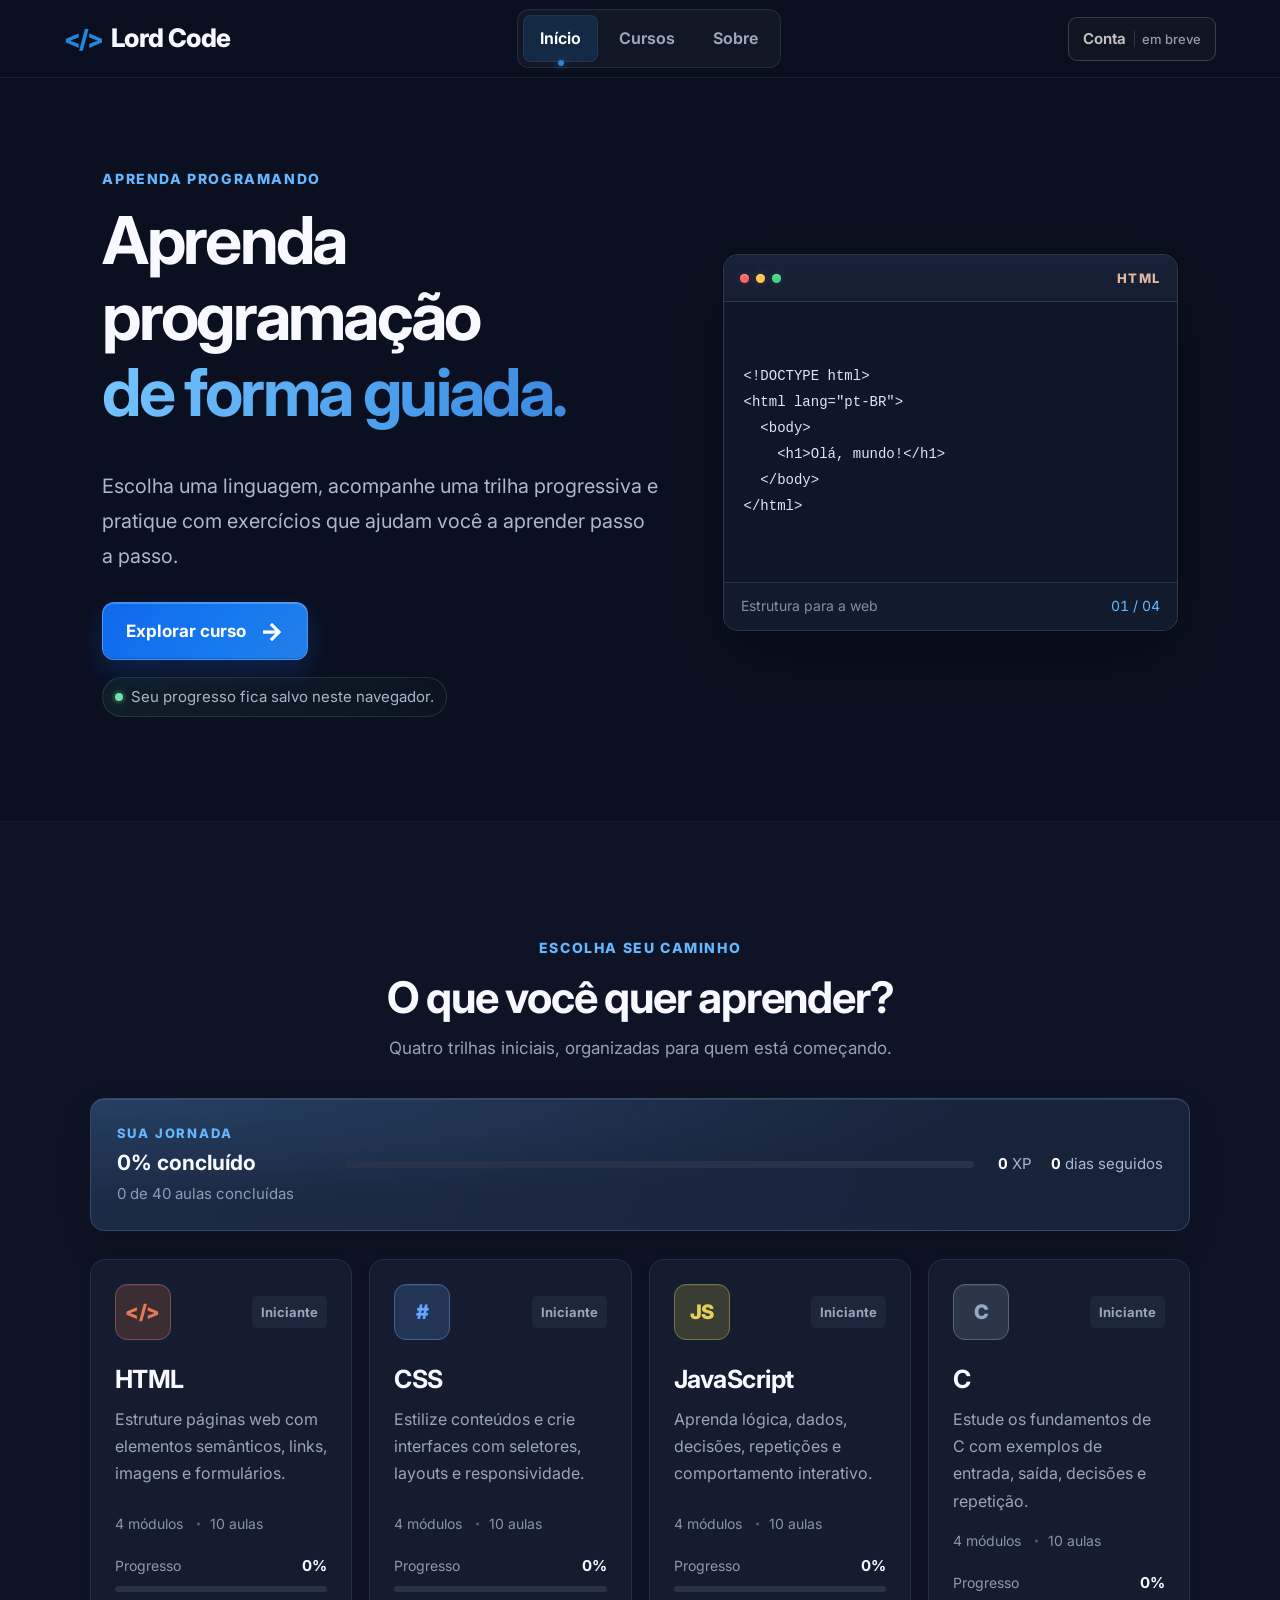
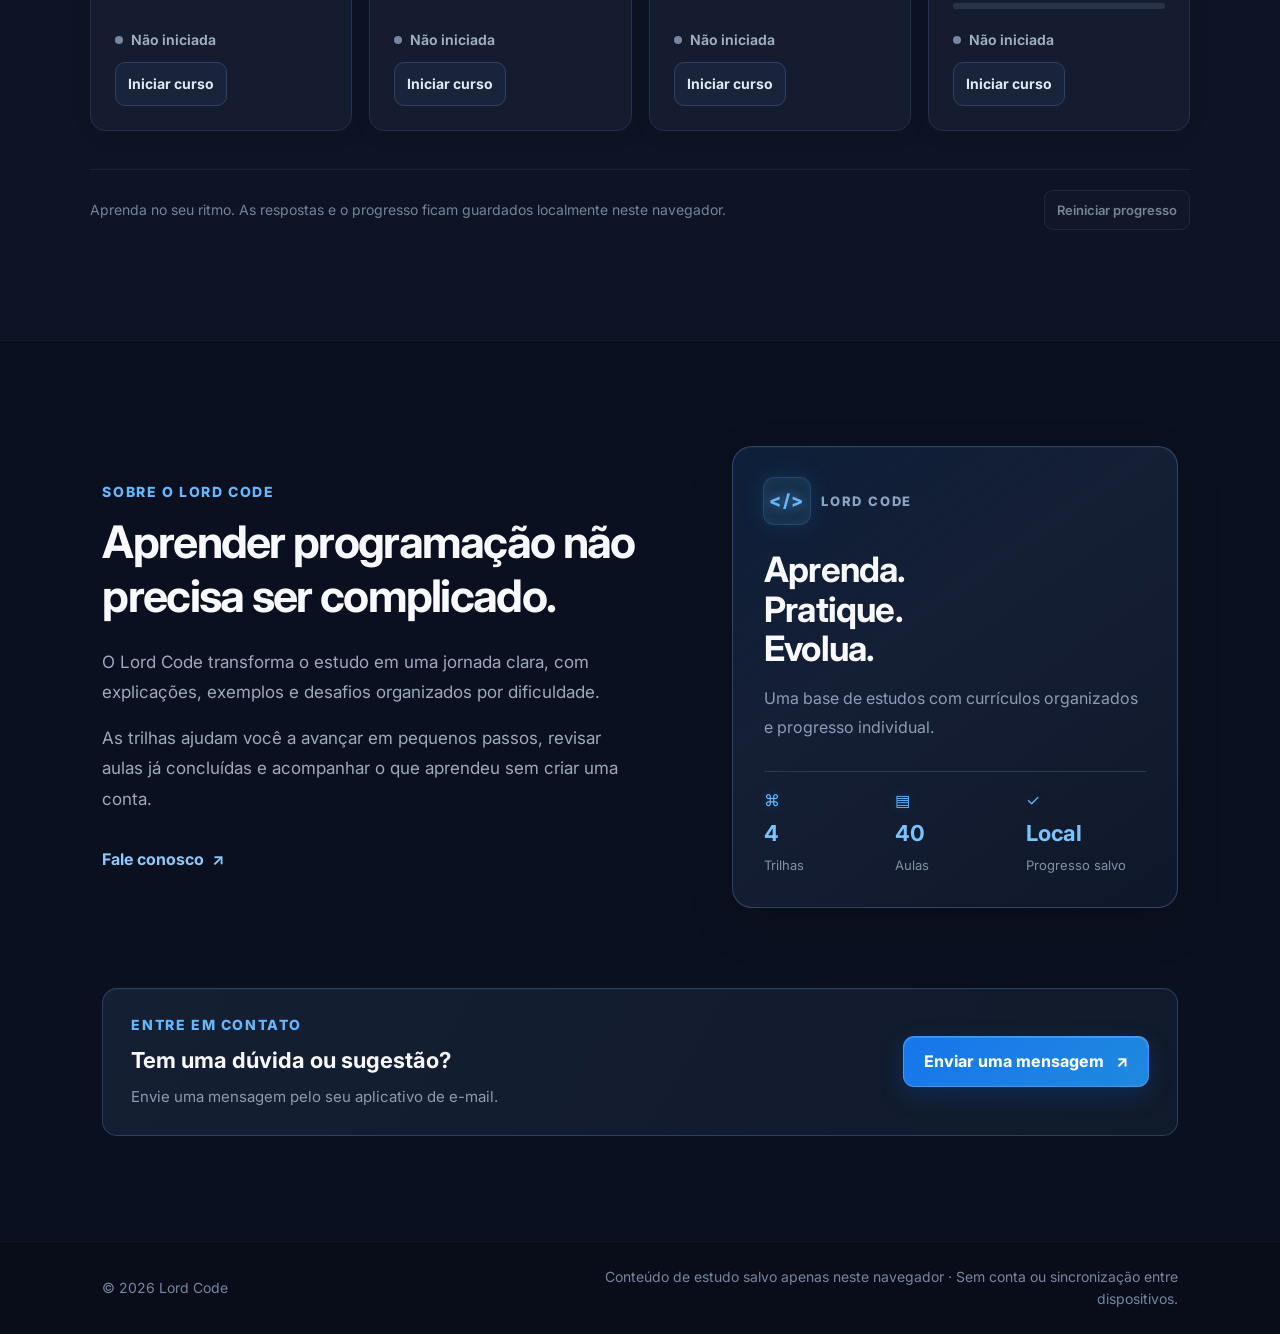
<file: index.html>
<!DOCTYPE html>
<html lang="pt-BR">
<head>
  <meta charset="UTF-8">
  <meta name="viewport" content="width=device-width, initial-scale=1.0">
  <meta name="theme-color" content="#0b1020">
  <meta name="description" content="Aprenda HTML, CSS, JavaScript e C em trilhas práticas e guiadas com o Lord Code.">
  <title>Lord Code — Aprenda programação</title>
  <link rel="preconnect" href="https://fonts.googleapis.com">
  <link rel="preconnect" href="https://fonts.gstatic.com" crossorigin>
  <link href="https://fonts.googleapis.com/css2?family=Inter:wght@400;500;600;700;800&display=swap" rel="stylesheet">
  <link rel="stylesheet" href="style.css">
</head>
<body>
  <a class="skip-link" href="#mainSite">Pular para o conteúdo</a>
  <header class="header">
    <a href="#inicio" class="logo" id="homeLink" aria-label="Lord Code — início"><span aria-hidden="true">&lt;/&gt;</span>Lord Code</a>
    <button class="menu-toggle" id="menuToggle" aria-controls="mainNav" aria-expanded="false" aria-label="Abrir menu de navegação"><span></span><span></span><span></span></button>
    <nav class="navbar" id="mainNav" aria-label="Navegação principal">
      <a href="#inicio" class="nav-link active" data-section="inicio">Início</a>
      <a href="#cursos" class="nav-link" data-section="cursos">Cursos</a>
      <a href="#sobre" class="nav-link" data-section="sobre">Sobre</a>
    </nav>
    <div class="header-actions">
      <button class="account-btn" id="accountBtn" aria-disabled="true" title="Área de conta em breve">Conta <span>em breve</span></button>
    </div>
  </header>

  <main id="mainSite">
    <section class="hero page-section" id="inicio" aria-labelledby="heroTitle">
      <div class="hero-content">
        <p class="hero-tag">APRENDA PROGRAMANDO</p>
        <h1 id="heroTitle">Aprenda programação <span>de forma guiada.</span></h1>
        <p class="hero-description">Escolha uma linguagem, acompanhe uma trilha progressiva e pratique com exercícios que ajudam você a aprender passo a passo.</p>
        <button class="primary-btn" id="startBtn">Explorar curso <span aria-hidden="true">→</span></button>
        <div class="hero-proof"><span class="proof-dot" aria-hidden="true"></span><span>Seu progresso fica salvo neste navegador.</span></div>
      </div>
      <div class="hero-code" aria-label="Exemplos de código em diferentes linguagens">
        <div class="code-window">
          <div class="code-top"><div class="code-dots" aria-hidden="true"><span></span><span></span><span></span></div><span id="codeLanguage" class="code-language">HTML</span></div>
          <div class="code-content"><pre id="codeExample" tabindex="0" aria-label="Exemplo de código rotativo"></pre></div>
          <div class="code-footer"><span id="codeCaption">Uma estrutura para a web</span><span class="code-indicator" id="codeIndicator">01 / 04</span></div>
        </div>
      </div>
    </section>

    <section class="courses-section page-section" id="cursos" aria-labelledby="coursesTitle">
      <div class="section-title">
        <p>ESCOLHA SEU CAMINHO</p>
        <h2 id="coursesTitle">O que você quer aprender?</h2>
        <span>Quatro trilhas iniciais, organizadas para quem está começando.</span>
      </div>
      <div class="overall-overview" aria-label="Resumo do progresso geral">
        <div class="overview-copy"><span class="eyebrow">SUA JORNADA</span><strong id="homeProgressLabel">0% concluído</strong><span id="homeProgressDetail">0 de 40 aulas concluídas</span></div>
        <div class="overview-track" role="progressbar" id="homeProgressBar" aria-label="Progresso geral" aria-valuemin="0" aria-valuemax="100" aria-valuenow="0"><span id="homeProgressFill"></span></div>
        <div class="overview-rewards"><span><strong id="homeXp">0</strong> XP</span><span><strong id="homeStreak">0</strong> dias seguidos</span></div>
      </div>
      <div class="courses-grid" id="coursesGrid" aria-live="polite"></div>
      <div class="progress-tools"><p>Aprenda no seu ritmo. As respostas e o progresso ficam guardados localmente neste navegador.</p><button class="text-btn" id="resetProgressBtn" title="Será solicitada uma confirmação antes de apagar o progresso" aria-label="Abrir confirmação para reiniciar o progresso">Reiniciar progresso</button></div>
    </section>

    <section class="about-section page-section" id="sobre" aria-labelledby="aboutTitle">
      <div class="about-content">
        <div class="about-text">
          <p class="section-tag">SOBRE O LORD CODE</p>
          <h2 id="aboutTitle">Aprender programação não precisa ser complicado.</h2>
          <p>O Lord Code transforma o estudo em uma jornada clara, com explicações, exemplos e desafios organizados por dificuldade.</p>
          <p>As trilhas ajudam você a avançar em pequenos passos, revisar aulas já concluídas e acompanhar o que aprendeu sem criar uma conta.</p>
          <a href="mailto:contato@lordcode.com?subject=Contato%20Lord%20Code" class="secondary-link">Fale conosco <span aria-hidden="true">↗</span></a>
        </div>
        <div class="about-card">
          <div class="about-card-top"><span class="about-icon" aria-hidden="true">&lt;/&gt;</span><span>LORD CODE</span></div>
          <h3>Aprenda.<br>Pratique.<br>Evolua.</h3>
          <p>Uma base de estudos com currículos organizados e progresso individual.</p>
          <div class="about-stats">
            <div><span class="stat-icon" aria-hidden="true">⌘</span><strong>4</strong><span>Trilhas</span></div>
            <div><span class="stat-icon" aria-hidden="true">▤</span><strong id="totalLessonsStat">40</strong><span>Aulas</span></div>
            <div><span class="stat-icon" aria-hidden="true">✓</span><strong>Local</strong><span>Progresso salvo</span></div>
          </div>
        </div>
      </div>
      <div class="contact-box"><div><p class="section-tag">ENTRE EM CONTATO</p><h3>Tem uma dúvida ou sugestão?</h3><p>Envie uma mensagem pelo seu aplicativo de e-mail.</p></div><a href="mailto:contato@lordcode.com?subject=Contato%20Lord%20Code" class="contact-email contact-send-btn">Enviar uma mensagem <span aria-hidden="true">↗</span></a></div>
    </section>
  </main>

  <main id="courseSite" class="course-site" hidden>
    <section class="course-page" id="coursePage" aria-labelledby="courseTitle">
      <button class="back-btn" id="backCourses">Voltar para cursos</button>
      <div id="courseDashboard"></div>
    </section>
    <section class="lesson-page" id="lessonPage" hidden aria-labelledby="lessonTitle">
      <div class="lesson-container" id="lessonContainer"></div>
    </section>
  </main>

  <footer><p>© 2026 Lord Code</p><p class="footer-note">Conteúdo de estudo salvo apenas neste navegador · Sem conta ou sincronização entre dispositivos.</p></footer>

  <div class="toast-region" id="toastRegion" aria-live="polite" aria-atomic="true"></div>
  <dialog class="reset-dialog" id="resetDialog" aria-labelledby="resetTitle" aria-describedby="resetDescription">
    <form method="dialog">
      <span class="dialog-icon" aria-hidden="true">!</span>
      <h2 id="resetTitle">Reiniciar todo o progresso?</h2>
      <p id="resetDescription">Esta ação apaga do navegador as aulas concluídas, respostas registradas, XP, conquistas e sequência de estudos. Não é possível desfazer.</p>
      <div class="dialog-actions"><button class="secondary-btn" value="cancel">Manter progresso</button><button class="danger-btn" id="confirmResetBtn" value="confirm">Apagar meu progresso</button></div>
    </form>
  </dialog>

  <script src="data/html.js"></script>
  <script src="data/css.js"></script>
  <script src="data/javascript.js"></script>
  <script src="data/c.js"></script>
  <script src="js/util.js"></script>
  <script src="js/curriculum.js"></script>
  <script src="js/checks.js"></script>
  <script src="js/runner.js"></script>
  <script src="js/state.js"></script>
  <script src="js/exercises.js"></script>
  <script src="js/app.js"></script>
  <script src="script.js"></script>
</body>
</html>
</file>
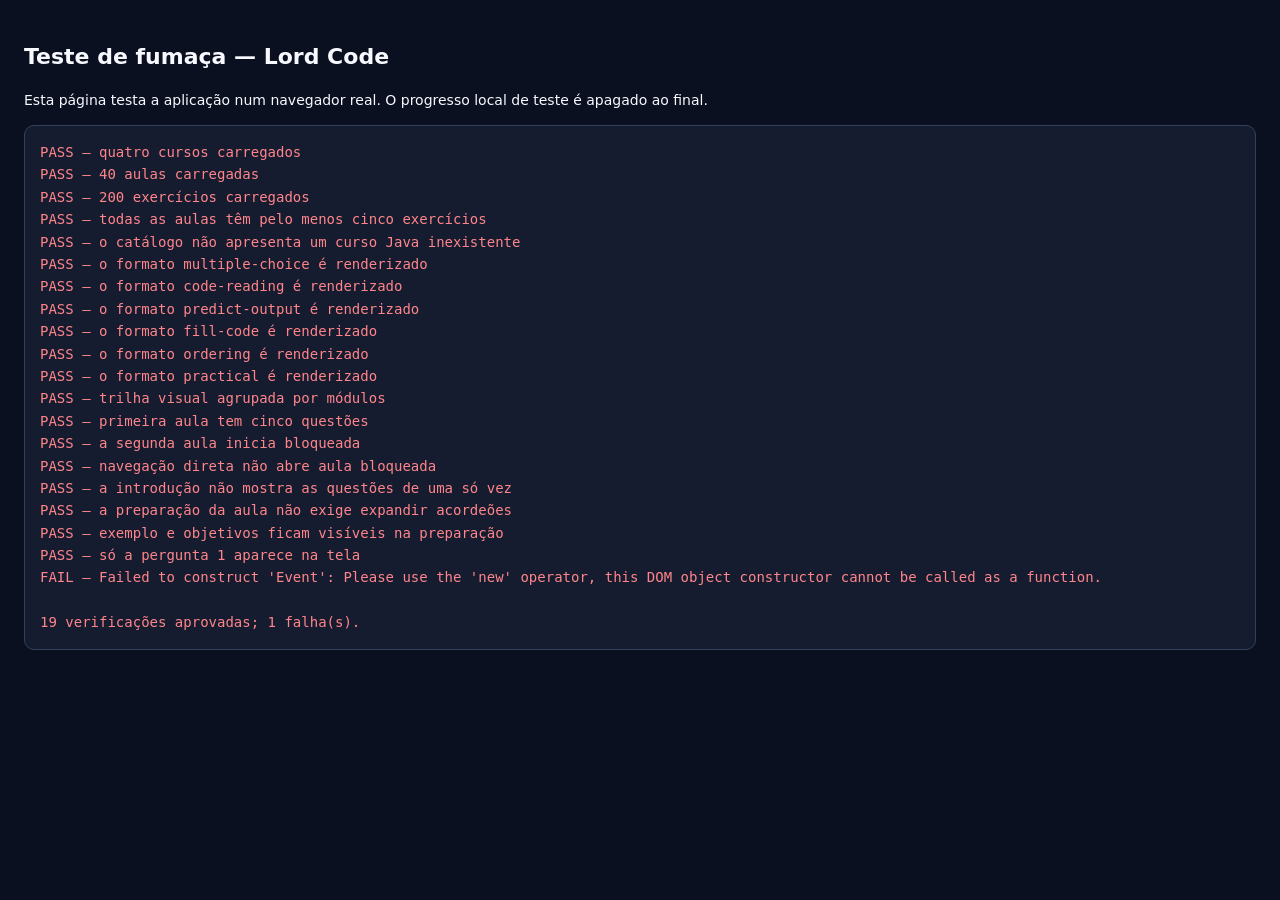
<file: tests/smoke.html>
<!doctype html>
<html lang="pt-BR">
<head>
  <meta charset="UTF-8">
  <meta name="viewport" content="width=device-width, initial-scale=1">
  <title>Lord Code — teste de fumaça</title>
  <style>
    body{margin:0;padding:24px;background:#0b1020;color:#f7f9ff;font:14px/1.6 system-ui,sans-serif}h1{font-size:22px}#result{white-space:pre-wrap;padding:15px;border:1px solid #33415f;border-radius:10px;background:#151c30}.pass{color:#63d6a2}.fail{color:#ff858a}iframe{position:absolute;left:-9999px;width:1280px;height:900px;border:0}
  </style>
</head>
<body>
  <h1>Teste de fumaça — Lord Code</h1>
  <p>Esta página testa a aplicação num navegador real. O progresso local de teste é apagado ao final.</p>
  <pre id="result">Preparando o teste…</pre>
  <iframe id="appFrame" title="Aplicação Lord Code para teste"></iframe>
  <script src="smoke.js"></script>
</body>
</html>
</file>
<file: style.css>
:root {
  color-scheme: dark;
  --bg: #0b1020;
  --bg-section: #0e1425;
  --surface: #151c30;
  --surface-raised: #19233a;
  --surface-interactive: #1d263e;
  --blue: #0d6efd;
  --blue-strong: #1f89df;
  --blue-light: #65b7ff;
  --text: #f7f9ff;
  --muted: #a4afc4;
  --muted-strong: #c3ccdb;
  --border: #27304a;
  --border-light: #33415f;
  --success: #63d6a2;
  --success-bg: rgba(58, 181, 127, .12);
  --error: #ff858a;
  --error-bg: rgba(233, 81, 91, .12);
  --warning: #eac879;
  --warning-bg: rgba(234, 200, 121, .12);
  --radius-sm: 8px;
  --radius: 13px;
  --radius-lg: 19px;
  --shadow-card: 0 16px 36px rgba(0, 0, 0, .15);
  --content-width: 1180px;
  font-family: Inter, system-ui, -apple-system, BlinkMacSystemFont, "Segoe UI", sans-serif;
  background: var(--bg);
}

*, *::before, *::after { box-sizing: border-box; }
html { scroll-behavior: smooth; scroll-padding-top: 96px; }
body { margin: 0; min-width: 320px; color: var(--text); background: var(--bg); font-size: 15px; line-height: 1.6; -webkit-font-smoothing: antialiased; }
[hidden] { display: none !important; }
button, input, textarea, select { font: inherit; }
button { color: inherit; }
button:disabled { cursor: not-allowed !important; opacity: .52; transform: none !important; box-shadow: none !important; }
a { color: inherit; }
:focus-visible { outline: 3px solid var(--blue-light); outline-offset: 3px; }
::selection { color: white; background: rgba(31, 137, 223, .5); }
.sr-only { position: absolute; width: 1px; height: 1px; padding: 0; margin: -1px; overflow: hidden; clip: rect(0, 0, 0, 0); white-space: nowrap; border: 0; }
.skip-link { position: fixed; z-index: 2000; top: 8px; left: 8px; padding: 10px 14px; background: white; color: #0b1020; border-radius: 8px; transform: translateY(-150%); }
.skip-link:focus { transform: translateY(0); }

/* Cabeçalho e navegação */
.header { position: sticky; z-index: 1000; top: 0; height: 76px; display: flex; align-items: center; justify-content: space-between; gap: 24px; padding: 0 max(5%, calc((100% - 1320px) / 2)); background: rgba(11, 16, 32, .92); border-bottom: 1px solid rgba(255,255,255,.07); backdrop-filter: blur(14px); }
.logo { display: inline-flex; align-items: center; gap: 9px; flex-shrink: 0; color: var(--text); text-decoration: none; font-size: 20px; font-weight: 800; letter-spacing: -.6px; }
.logo span { color: var(--blue-strong); font-size: 21px; letter-spacing: -2px; }
.navbar { display: flex; align-items: center; gap: 4px; padding: 5px; background: rgba(255,255,255,.035); border: 1px solid rgba(255,255,255,.06); border-radius: 12px; }
.nav-link { position: relative; padding: 9px 16px; color: #9ba7bc; border-radius: 8px; text-decoration: none; font-size: 13px; font-weight: 650; transition: color .18s ease, background .18s ease; }
.nav-link:hover, .nav-link.active { color: white; background: rgba(31,137,223,.13); }
.nav-link.active::after { position: absolute; bottom: -4px; left: 50%; width: 5px; height: 5px; background: var(--blue-strong); border-radius: 50%; content: ""; transform: translateX(-50%); }
.header-actions { display: flex; align-items: center; justify-content: flex-end; min-width: 130px; }
.account-btn { padding: 8px 13px; border: 1px solid #2e3a56; border-radius: 9px; color: var(--muted-strong); background: transparent; cursor: default; font-size: 12px; font-weight: 650; }
.account-btn span { margin-left: 4px; color: #7f8ba1; font-size: 10px; font-weight: 500; }
.menu-toggle { display: none; width: 42px; height: 42px; align-items: center; justify-content: center; flex-direction: column; gap: 5px; background: transparent; border: 1px solid var(--border); border-radius: 10px; cursor: pointer; }
.menu-toggle span { width: 18px; height: 2px; display: block; background: var(--text); border-radius: 3px; }

/* Botões */
.primary-btn, .secondary-btn, .danger-btn { display: inline-flex; align-items: center; justify-content: center; gap: 8px; min-height: 42px; padding: 11px 17px; border: 1px solid transparent; border-radius: 10px; text-decoration: none; font-size: 13px; font-weight: 700; cursor: pointer; transition: transform .18s ease, background .18s ease, border-color .18s ease, box-shadow .18s ease; }
.primary-btn { color: white; background: var(--blue); box-shadow: 0 8px 22px rgba(13,110,253,.12); }
.primary-btn:hover { background: var(--blue-strong); transform: translateY(-1px); box-shadow: 0 10px 26px rgba(31,137,223,.2); }
.secondary-btn { color: #e1e9f8; border-color: #34415e; background: #19243a; }
.secondary-btn:hover { background: #202e49; border-color: #486083; }
.danger-btn { color: white; background: #b83c4b; }
.danger-btn:hover { background: #d14756; }
.small-btn { min-height: 37px; padding: 8px 13px; font-size: 12px; }
.text-btn { display: inline-flex; align-items: center; justify-content: center; gap: 5px; padding: 7px 4px; color: #8cc9ff; background: transparent; border: 0; cursor: pointer; font-size: 12px; font-weight: 700; text-decoration: none; }
.text-btn:hover { color: white; text-decoration: underline; }
.icon-btn { display: inline-flex; align-items: center; justify-content: center; gap: 5px; min-height: 32px; padding: 4px 8px; color: var(--muted-strong); border: 1px solid var(--border-light); border-radius: 7px; background: #182239; cursor: pointer; font-size: 11px; font-weight: 650; }
.icon-btn:hover:not(:disabled) { color: white; border-color: var(--blue-strong); background: #20324d; }

/* Hero */
.hero { max-width: 1450px; min-height: 620px; display: grid; grid-template-columns: minmax(0, 1.1fr) minmax(370px, .9fr); align-items: center; gap: clamp(44px, 7vw, 105px); margin: 0 auto; padding: 90px 8%; }
.hero-content { max-width: 640px; }
.hero-tag, .eyebrow, .section-tag { margin: 0 0 13px; color: var(--blue-light); font-size: 10px; font-weight: 800; letter-spacing: 1.8px; }
.hero h1 { max-width: 650px; margin: 0 0 24px; font-size: clamp(40px, 4.4vw, 62px); line-height: 1.06; letter-spacing: -2.7px; }
.hero h1 span { display: block; color: var(--blue-strong); }
.hero-description { max-width: 560px; margin: 0 0 29px; color: #aeb8cb; font-size: 16px; line-height: 1.8; }
.hero-proof { display: flex; align-items: center; gap: 9px; margin-top: 19px; color: #8392ad; font-size: 11px; }
.proof-dot { width: 7px; height: 7px; border-radius: 50%; background: var(--success); box-shadow: 0 0 0 4px rgba(99,214,162,.1); }
.hero-code { min-width: 0; }
.code-window { overflow: hidden; background: #0f1627; border: 1px solid #27334c; border-radius: 15px; box-shadow: 0 26px 75px rgba(0,0,0,.27); }
.code-top { height: 47px; display: flex; align-items: center; justify-content: space-between; padding: 0 16px; background: #161f34; border-bottom: 1px solid #27334c; }
.code-dots { display: flex; gap: 7px; }
.code-dots span { width: 9px; height: 9px; background: #4a5369; border-radius: 50%; }
.code-language { color: var(--blue-light); font-size: 10px; font-weight: 800; letter-spacing: 1.4px; }
.code-content { display: flex; min-height: 280px; align-items: center; overflow: hidden; }
.code-content pre { width: 100%; max-width: 100%; overflow-x: auto; margin: 0; padding: 25px 20px; color: #dbe7f7; font-family: ui-monospace, SFMono-Regular, Menlo, Consolas, monospace; font-size: 12px; line-height: 1.85; white-space: pre; transition: opacity .2s ease; }
.code-footer { display: flex; align-items: center; justify-content: space-between; gap: 12px; padding: 12px 17px; color: #8190a8; background: #121b2c; border-top: 1px solid #27334c; font-size: 10px; }
.code-indicator { color: var(--blue-light); font-variant-numeric: tabular-nums; }
.code-html { color: #e4b89f; }
.code-css { color: #97c6ff; }
.code-javascript { color: #e5dc87; }
.code-c { color: #93d9cf; }

/* Catálogo e progresso */
.courses-section { padding: 92px 7% 86px; background: var(--bg-section); border-top: 1px solid rgba(255,255,255,.025); border-bottom: 1px solid rgba(255,255,255,.025); }
.section-title { margin: 0 auto 35px; text-align: center; }
.section-title > p { margin: 0 0 11px; color: var(--blue-light); font-size: 10px; font-weight: 800; letter-spacing: 1.8px; }
.section-title h2 { margin: 0 0 11px; font-size: clamp(27px, 3vw, 38px); line-height: 1.2; letter-spacing: -1.2px; }
.section-title > span { color: #96a2b8; font-size: 13px; }
.overall-overview { max-width: var(--content-width); display: grid; grid-template-columns: 205px minmax(100px,1fr) auto; align-items: center; gap: 22px; margin: 0 auto 28px; padding: 19px 22px; background: linear-gradient(110deg, #17243b, #131c2e); border: 1px solid #283651; border-radius: 14px; }
.overview-copy { display: flex; flex-direction: column; gap: 2px; }
.overview-copy .eyebrow { margin-bottom: 1px; font-size: 9px; }
.overview-copy strong { font-size: 17px; }
.overview-copy > span:last-child { color: #8e9cb4; font-size: 10px; }
.overview-track, .progress-bar { overflow: hidden; height: 7px; background: #28334a; border-radius: 20px; }
.overview-track span, .progress-bar > span { display: block; height: 100%; width: 0; background: linear-gradient(90deg, #0d6efd, #57b4ff); border-radius: inherit; transition: width .28s ease; }
.overview-rewards { display: flex; gap: 17px; color: #aab8ce; font-size: 11px; white-space: nowrap; }
.overview-rewards strong { color: white; font-variant-numeric: tabular-nums; }
.courses-grid { max-width: var(--content-width); display: grid; grid-template-columns: repeat(4, minmax(0, 1fr)); gap: 17px; margin: 0 auto; }
.course-card { min-width: 0; display: flex; flex-direction: column; padding: 22px; background: var(--surface); border: 1px solid var(--border); border-radius: 15px; box-shadow: 0 5px 22px rgba(0,0,0,.06); transition: transform .2s ease, border-color .2s ease, box-shadow .2s ease; }
.course-card:hover { transform: translateY(-3px); border-color: color-mix(in srgb, var(--course-color), #27304a 35%); box-shadow: var(--shadow-card); }
.course-card-top { display: flex; align-items: center; justify-content: space-between; gap: 10px; margin-bottom: 19px; }
.course-icon { width: 49px; height: 49px; display: inline-flex; align-items: center; justify-content: center; color: var(--course-color); background: color-mix(in srgb, var(--course-color) 12%, #121b2c); border: 1px solid color-mix(in srgb, var(--course-color) 24%, #27304a); border-radius: 12px; font-size: 17px; font-weight: 850; letter-spacing: -.6px; }
.course-level { padding: 4px 7px; color: #99a7bd; background: #1d273b; border-radius: 5px; font-size: 9px; font-weight: 700; }
.course-card h3 { margin: 0 0 7px; font-size: 20px; letter-spacing: -.5px; }
.course-description { min-height: 69px; margin: 0; color: #98a5bb; font-size: 12px; line-height: 1.7; }
.course-meta { display: flex; gap: 13px; margin-top: 15px; color: #8695ad; font-size: 11px; }
.course-meta span + span { position: relative; padding-left: 13px; }
.course-meta span + span::before { position: absolute; top: 50%; left: 0; width: 3px; height: 3px; background: #52617a; border-radius: 50%; content: ""; transform: translateY(-50%); }
.course-progress { margin-top: 19px; }
.progress-top { display: flex; align-items: center; justify-content: space-between; margin-bottom: 8px; color: #8d9ab0; font-size: 11px; }
.progress-top strong { color: var(--text); font-size: 11px; }
.progress-bar { height: 6px; }
.course-card-bottom { display: flex; align-items: center; justify-content: space-between; flex-wrap: wrap; gap: 10px; margin-top: auto; padding-top: 20px; }
.course-status { display: inline-flex; align-items: center; gap: 6px; color: #a1aec3; font-size: 9px; font-weight: 650; }
.status-dot { width: 6px; height: 6px; border-radius: 50%; background: #79869d; }
.status-dot.status-active { background: var(--blue-light); }
.status-dot.status-complete { background: var(--success); }
.card-action { min-height: 34px; gap: 5px; padding: 8px 10px; font-size: 10px; }
.progress-tools { max-width: var(--content-width); display: flex; align-items: center; justify-content: space-between; gap: 20px; margin: 23px auto 0; }
.progress-tools p { margin: 0; color: #74839e; font-size: 10px; }

/* Seção Sobre */
.about-section { padding: 105px 8%; background: var(--bg); }
.about-content { max-width: 1100px; display: grid; grid-template-columns: 1.1fr .9fr; align-items: center; gap: clamp(44px, 7vw, 85px); margin: 0 auto; }
.about-text h2 { max-width: 570px; margin: 0 0 23px; font-size: clamp(31px, 3.2vw, 43px); line-height: 1.12; letter-spacing: -1.7px; }
.about-text > p:not(.section-tag) { max-width: 580px; margin: 0 0 15px; color: #9da9bd; font-size: 13px; line-height: 1.9; }
.secondary-link { display: inline-flex; align-items: center; gap: 8px; margin-top: 13px; color: #8bc9ff; font-size: 12px; font-weight: 700; text-decoration: none; }
.secondary-link:hover { color: white; }
.about-card { padding: 31px; background: linear-gradient(145deg, #151f35, #10172a); border: 1px solid #27344d; border-radius: 20px; }
.about-card-top { display: flex; align-items: center; gap: 11px; margin-bottom: 26px; color: #8ca5c4; font-size: 10px; font-weight: 800; letter-spacing: 1.8px; }
.about-icon { width: 40px; height: 40px; display: flex; align-items: center; justify-content: center; color: var(--blue-light); background: #172f4a; border-radius: 10px; font-size: 15px; }
.about-card h3 { margin: 0 0 15px; font-size: 30px; line-height: 1.13; letter-spacing: -.8px; }
.about-card > p { margin: 0 0 29px; color: #8e9cb3; font-size: 12px; line-height: 1.8; }
.about-stats { display: grid; grid-template-columns: repeat(3,1fr); gap: 12px; padding-top: 20px; border-top: 1px solid #2c3a53; }
.about-stats div { display: flex; flex-direction: column; gap: 4px; }
.about-stats strong { color: #eaf3ff; font-size: 18px; letter-spacing: -.4px; }
.about-stats span { color: #8191aa; font-size: 9px; }
.contact-box { max-width: 1100px; display: flex; align-items: center; justify-content: space-between; gap: 35px; margin: 80px auto 0; padding: 25px 28px; background: #121b2d; border: 1px solid #28334c; border-radius: 15px; }
.contact-box .section-tag { margin-bottom: 7px; }
.contact-box h3 { margin: 0 0 6px; font-size: 16px; }
.contact-box p:not(.section-tag) { margin: 0; color: #8d9ab0; font-size: 11px; }
.contact-email { color: #8dcaff; font-size: 12px; font-weight: 700; text-decoration: none; white-space: nowrap; }
.contact-email:hover { text-decoration: underline; }

/* Rodapé e feedback */
footer:not(.lesson-finish) { display: flex; align-items: center; justify-content: space-between; gap: 20px; padding: 24px 8%; color: #78869f; background: #080d19; border-top: 1px solid rgba(255,255,255,.04); font-size: 10px; }
footer p { margin: 0; }
.footer-note { text-align: right; }
.toast-region { position: fixed; right: 20px; bottom: 20px; z-index: 3000; display: flex; flex-direction: column; align-items: flex-end; gap: 8px; max-width: min(420px, calc(100vw - 32px)); pointer-events: none; }
.toast { padding: 12px 15px; color: #f7faff; background: #1c2940; border: 1px solid #3b4d6d; border-radius: 10px; box-shadow: 0 14px 36px rgba(0,0,0,.28); font-size: 12px; line-height: 1.45; animation: toast-in .18s ease-out; }
.toast-success { border-color: rgba(99,214,162,.45); background: #153329; }
.toast-warning { border-color: rgba(234,200,121,.45); background: #352d1b; }
.toast-error { border-color: rgba(255,133,138,.5); background: #382026; }
.toast.is-leaving { opacity: 0; transform: translateY(6px); transition: opacity .18s ease, transform .18s ease; }
@keyframes toast-in { from { opacity: 0; transform: translateY(6px); } to { opacity: 1; transform: translateY(0); } }

/* Painel de trilha */
.course-site { min-height: calc(100vh - 130px); padding: 36px 7% 76px; }
.course-page, .lesson-page { max-width: 1050px; margin: 0 auto; }
.back-btn { display: inline-flex; align-items: center; gap: 8px; margin: 0 0 24px; padding: 8px 0; color: #9aabc4; border: 0; background: transparent; cursor: pointer; font-size: 12px; font-weight: 650; }
.back-btn:hover { color: white; }
.course-dashboard-header { display: flex; align-items: center; gap: 22px; padding: 26px; background: linear-gradient(120deg, #151f34, #101828); border: 1px solid var(--border); border-radius: 17px; }
.course-mark { width: 68px; height: 68px; flex: 0 0 68px; display: flex; align-items: center; justify-content: center; color: var(--course-color); background: color-mix(in srgb, var(--course-color) 13%, #111a2b); border: 1px solid color-mix(in srgb, var(--course-color) 28%, #27304a); border-radius: 16px; font-size: 22px; font-weight: 850; }
.course-heading-copy { min-width: 0; flex: 1; }
.course-heading-copy .eyebrow { margin-bottom: 6px; font-size: 9px; }
.course-heading-copy h2 { margin: 0 0 4px; font-size: 31px; line-height: 1.2; letter-spacing: -1px; }
.course-heading-copy p:not(.eyebrow) { margin: 0; color: #9eabc0; font-size: 12px; }
.dashboard-tags { display: flex; flex-wrap: wrap; gap: 7px; margin-top: 14px; }
.dashboard-tags span { padding: 4px 8px; color: #a5b4cb; background: #202b40; border-radius: 6px; font-size: 9px; }
.dashboard-xp { display: flex; align-items: flex-end; flex-direction: column; gap: 0; padding-left: 20px; border-left: 1px solid #2b3952; color: #8b9ab3; font-size: 10px; }
.dashboard-xp strong { color: #e5f1ff; font-size: 24px; font-variant-numeric: tabular-nums; }
.dashboard-xp small { font-size: 9px; }
.dashboard-progress { margin-top: 17px; padding: 22px 24px; background: #141d30; border: 1px solid var(--border); border-radius: 15px; }
.dashboard-progress-row { display: flex; align-items: center; justify-content: space-between; gap: 15px; margin-bottom: 15px; }
.dashboard-progress-row .eyebrow { margin-bottom: 5px; }
.dashboard-progress-row h3 { margin: 0 0 4px; font-size: 16px; }
.dashboard-progress-row p { margin: 0; color: #8998b0; font-size: 11px; }
.dashboard-progress-row > strong { color: #d8edff; font-size: 29px; letter-spacing: -1px; }
.progress-bar.large { height: 8px; }
.continue-btn { margin-top: 17px; }
.course-complete-message { color: var(--success); font-size: 12px; font-weight: 700; }
.path-heading { display: flex; align-items: flex-end; justify-content: space-between; gap: 25px; margin: 42px 0 16px; }
.path-heading .eyebrow { margin-bottom: 5px; }
.path-heading h3 { margin: 0; font-size: 20px; letter-spacing: -.5px; }
.path-heading > p { max-width: 350px; margin: 0; color: #8795ad; font-size: 10px; text-align: right; }
.learning-path { display: flex; flex-direction: column; gap: 18px; }
.path-module { overflow: hidden; background: #111a2b; border: 1px solid #26324a; border-radius: 15px; }
.module-heading { display: flex; align-items: center; gap: 13px; padding: 18px 20px; background: #151f32; border-bottom: 1px solid #27334b; }
.module-index { width: 35px; height: 35px; display: flex; align-items: center; justify-content: center; flex: 0 0 35px; color: #8ccaff; background: #1b304a; border: 1px solid #294765; border-radius: 9px; font-size: 11px; font-weight: 800; }
.module-heading > div { flex: 1; }
.module-heading h3 { margin: 0 0 2px; font-size: 13px; }
.module-heading p { margin: 0; color: #8493aa; font-size: 10px; }
.module-count { color: #9bb0c8; font-size: 10px; font-variant-numeric: tabular-nums; }
.path-lessons { padding: 4px 20px; }
.path-lesson { display: flex; align-items: center; gap: 15px; padding: 18px 0; border-bottom: 1px solid rgba(255,255,255,.055); }
.path-lesson:last-child { border-bottom: 0; }
.lesson-state-icon { width: 35px; height: 35px; display: inline-flex; align-items: center; justify-content: center; flex: 0 0 35px; color: #95a4bb; background: #1a2538; border: 1px solid #2c3850; border-radius: 50%; font-size: 11px; font-weight: 800; }
.path-lesson.is-available .lesson-state-icon, .path-lesson.is-in-progress .lesson-state-icon { color: #a1d6ff; background: #19304a; border-color: #31557a; }
.path-lesson.is-completed .lesson-state-icon { color: #70e0ad; background: #143426; border-color: #275740; }
.path-lesson-copy { min-width: 0; flex: 1; }
.lesson-kicker { display: block; margin-bottom: 3px; color: #71849f; font-size: 8px; font-weight: 800; letter-spacing: 1px; }
.path-lesson-copy h4 { margin: 0 0 3px; color: #e9eef8; font-size: 12px; }
.path-lesson-copy p { margin: 0; color: #8f9eb5; font-size: 11px; line-height: 1.5; }
.lesson-meta { display: flex; flex-wrap: wrap; gap: 12px; margin-top: 6px; color: #7285a0; font-size: 9px; }
.path-lesson-action { display: flex; align-items: flex-end; flex-direction: column; gap: 6px; }
.state-label { color: #91a3bd; font-size: 9px; font-weight: 700; }
.path-lesson.is-completed .state-label { color: var(--success); }
.path-lesson-action .secondary-btn { min-height: 33px; padding: 7px 10px; font-size: 10px; }
.path-lesson-action .text-btn { font-size: 10px; }
.dashboard-achievements { display: flex; align-items: center; gap: 18px; margin-top: 22px; padding: 20px; background: #111a2b; border: 1px solid #26324a; border-radius: 14px; }
.dashboard-achievements > div:first-child { flex: 0 0 auto; }
.dashboard-achievements .eyebrow { margin-bottom: 4px; }
.dashboard-achievements h3 { margin: 0; font-size: 13px; }
.dashboard-achievements .text-btn { margin-left: auto; flex-shrink: 0; }
.muted-note { margin: 0; color: #8392a8; font-size: 10px; }
.achievement-chips { display: flex; flex: 1; flex-wrap: wrap; gap: 6px; }
.achievement-chip { padding: 6px 8px; color: #dccb91; background: rgba(195,161,63,.11); border: 1px solid rgba(195,161,63,.2); border-radius: 7px; font-size: 9px; }

/* Tela de aula */
.lesson-page { padding-bottom: 50px; }
.lesson-breadcrumb { display: flex; flex-wrap: wrap; gap: 9px; margin: 0 0 12px; color: #8da1bb; font-size: 10px; }
.lesson-breadcrumb span:last-child { color: #c3d1e5; }
.lesson-header { padding: 25px 27px 22px; background: linear-gradient(120deg, #151f34, #111929); border: 1px solid var(--border); border-top: 2px solid var(--course-color, var(--blue-strong)); border-radius: 16px; }
.lesson-header-top { display: flex; align-items: center; justify-content: space-between; gap: 14px; margin-bottom: 10px; }
.lesson-type-label { color: var(--course-color, var(--blue-light)); font-size: 9px; font-weight: 850; letter-spacing: 1.3px; }
.lesson-time { color: #8292aa; font-size: 10px; }
.lesson-header h2 { margin: 0 0 8px; font-size: clamp(26px, 3vw, 34px); line-height: 1.2; letter-spacing: -1.1px; }
.lesson-header > p { max-width: 760px; margin: 0; color: #9eabc0; font-size: 12px; }
.lesson-progress-mini { display: grid; grid-template-columns: 1fr 150px; align-items: center; gap: 16px; margin-top: 20px; padding-top: 15px; border-top: 1px solid #2c3951; color: #8292aa; font-size: 10px; }
.section-heading { display: flex; align-items: flex-start; gap: 12px; margin-bottom: 19px; }
.section-icon { width: 34px; height: 34px; display: inline-flex; align-items: center; justify-content: center; flex: 0 0 34px; color: #8bcaff; background: #1a304a; border: 1px solid #294968; border-radius: 9px; font-size: 16px; }
.section-heading .eyebrow { margin: 0 0 3px; font-size: 8px; }
.section-heading h3 { margin: 0; font-size: 17px; letter-spacing: -.3px; }
.section-description { max-width: 680px; margin: 5px 0 0; color: #8796ad; font-size: 11px; }
.theory-paragraph { margin: 0 0 13px; color: #bac6d9; font-size: 13px; line-height: 1.9; }
.theory-paragraph:last-of-type { margin-bottom: 0; }
.example-panel { margin-top: 21px; overflow: hidden; background: #0d1422; border: 1px solid #2a3851; border-radius: 12px; }
.example-heading { display: flex; align-items: center; justify-content: space-between; gap: 12px; padding: 14px 16px; background: #172238; border-bottom: 1px solid #283750; }
.example-heading .eyebrow { margin: 0 0 2px; font-size: 8px; }
.example-heading h4 { margin: 0; font-size: 12px; }
.copy-btn { flex-shrink: 0; }
.code-block { max-width: 100%; overflow: auto; margin: 0; padding: 17px 18px; color: #d7e5f8; background: #0c1321; font-family: ui-monospace, SFMono-Regular, Menlo, Consolas, monospace; font-size: 11px; line-height: 1.8; tab-size: 2; white-space: pre; }
.code-block code { font-family: inherit; }
.example-explanation { padding: 14px 16px; color: #91a2ba; border-top: 1px solid #202d42; font-size: 10px; }
.example-explanation strong { color: #b7cce4; }
.example-explanation ul { display: grid; gap: 5px; margin: 7px 0 0; padding-left: 17px; }
.common-mistake { display: flex; gap: 11px; margin-top: 16px; padding: 14px 16px; background: var(--warning-bg); border: 1px solid rgba(234,200,121,.2); border-radius: 10px; }
.callout-icon { width: 23px; height: 23px; display: inline-flex; align-items: center; justify-content: center; flex: 0 0 23px; color: var(--warning); border: 1px solid rgba(234,200,121,.35); border-radius: 50%; font-size: 11px; font-weight: 850; }
.common-mistake strong { color: #efcf84; font-size: 11px; }
.common-mistake p { margin: 3px 0 0; color: #c2b58e; font-size: 10px; line-height: 1.7; }
.exercises-list { display: grid; gap: 15px; }
.exercise-card { padding: 19px; background: #0f1728; border: 1px solid #2a3851; border-radius: 12px; }
.exercise-card.has-solved { border-color: rgba(99,214,162,.35); }
.exercise-card-heading { display: flex; align-items: center; justify-content: space-between; gap: 10px; margin-bottom: 8px; }
.exercise-type { color: #83bff0; font-size: 8px; font-weight: 800; letter-spacing: 1.2px; text-transform: uppercase; }
.solved-label { color: var(--success); font-size: 9px; font-weight: 700; }
.exercise-card h3 { margin: 0 0 7px; font-size: 14px; }
.exercise-prompt { margin: 0 0 14px; color: #aebbd0; font-size: 12px; line-height: 1.7; }
.choice-list { display: grid; gap: 7px; margin: 0; padding: 0; border: 0; }
.choice-option { display: flex; align-items: center; gap: 10px; padding: 10px 11px; color: #becadd; background: #151f32; border: 1px solid #2c3951; border-radius: 8px; cursor: pointer; font-size: 12px; transition: border-color .15s ease, background .15s ease; }
.choice-option:hover { border-color: #4a6386; }
.choice-option.is-selected { color: white; background: #182d47; border-color: #367cba; }
.choice-option input { flex: 0 0 auto; accent-color: var(--blue-strong); }
.choice-letter { width: 23px; height: 23px; display: inline-flex; align-items: center; justify-content: center; flex: 0 0 23px; color: #8b9cb4; background: #202b40; border-radius: 6px; font-size: 9px; font-weight: 800; }
.choice-option.is-selected .choice-letter { color: #c5e7ff; background: #244d73; }
.field-hint { margin: 0 0 12px; color: #8999b1; font-size: 11px; line-height: 1.65; }
.field-label { display: block; margin: 12px 0 7px; color: #c4d0e2; font-size: 11px; font-weight: 700; }
.text-answer, .code-input { width: 100%; min-width: 0; padding: 11px 12px; color: #eff6ff; background: #0b1220; border: 1px solid #34425c; border-radius: 8px; font-size: 12px; }
.text-answer::placeholder, .code-input::placeholder { color: #6e7e96; }
.text-answer:focus, .code-input:focus { border-color: #4d9bd8; outline-offset: 1px; }
.code-input { min-height: 145px; resize: vertical; font-family: ui-monospace, SFMono-Regular, Menlo, Consolas, monospace; font-size: 11px; line-height: 1.75; tab-size: 2; white-space: pre; }
.criteria-list { display: grid; gap: 7px; margin: 12px 0; padding: 0; list-style: none; }
.criteria-list li { display: flex; align-items: flex-start; gap: 8px; color: #a7b5ca; font-size: 10px; }
.criteria-list li > span { color: #7597bb; }
.preview-panel { overflow: hidden; margin-top: 12px; border: 1px solid #2c3951; border-radius: 9px; }
.preview-heading { display: flex; justify-content: space-between; gap: 10px; padding: 8px 10px; color: #93a4bd; background: #19243a; font-size: 9px; }
.preview-heading span:last-child { color: #73cba4; }
.preview-panel iframe { display: block; width: 100%; height: 170px; background: white; border: 0; }
.exercise-actions { display: flex; align-items: center; flex-wrap: wrap; gap: 12px; margin-top: 14px; }
.exercise-status { color: #71d8a7; font-size: 10px; }
.exercise-feedback { margin: 12px 0 0; padding: 10px 12px; color: #aab8cc; background: #19243a; border: 1px solid #2d3d57; border-radius: 8px; font-size: 10px; line-height: 1.6; }
.exercise-feedback.is-correct { color: #9be6c0; background: var(--success-bg); border-color: rgba(99,214,162,.25); }
.exercise-feedback.is-incorrect { color: #f1bdc0; background: var(--error-bg); border-color: rgba(255,133,138,.22); }
.solution-btn { margin-top: 8px; }
.solution-box { margin-top: 13px; padding: 13px; background: #182136; border: 1px dashed #3b4d6c; border-radius: 9px; }
.solution-box h4 { margin: 0 0 8px; color: #b6d9f6; font-size: 11px; }
.solution-box p { margin: 7px 0 0; color: #a4b3c9; font-size: 10px; line-height: 1.65; }
.solution-box .code-block { border-radius: 7px; }
.ordering-list { display: grid; gap: 7px; margin: 12px 0 0; padding: 0; list-style: none; }
.ordering-item { display: flex; align-items: center; justify-content: space-between; gap: 12px; padding: 9px 10px; background: #172238; border: 1px solid #2e3c55; border-radius: 8px; }
.ordering-item code { min-width: 0; overflow-wrap: anywhere; color: #c9dbf2; font-family: ui-monospace, SFMono-Regular, Menlo, Consolas, monospace; font-size: 10px; }
.ordering-controls { display: flex; flex-shrink: 0; gap: 5px; }
.lesson-finish { display: flex; align-items: center; justify-content: space-between; gap: 20px; margin-top: 18px; padding: 21px 22px; background: #151f32; border: 1px solid #30405a; border-radius: 14px; }
.lesson-finish.is-complete { background: #10271f; border-color: rgba(99,214,162,.27); }
.finish-copy { display: flex; align-items: center; gap: 12px; }
.finish-icon { width: 36px; height: 36px; display: inline-flex; align-items: center; justify-content: center; flex: 0 0 36px; color: #a4d8ff; background: #1d3652; border-radius: 10px; font-size: 17px; }
.is-complete .finish-icon { color: #84e4b5; background: #19412e; }
.finish-copy h3 { margin: 0 0 4px; font-size: 13px; }
.finish-copy p { margin: 0; color: #8e9fb6; font-size: 10px; line-height: 1.6; }
.is-complete .finish-copy p { color: #91c8ad; }
.finish-actions { display: flex; align-items: center; flex-shrink: 0; flex-wrap: wrap; gap: 8px; }
.finish-actions .primary-btn, .finish-actions .secondary-btn { min-height: 37px; padding: 8px 12px; font-size: 10px; }
.finish-actions .text-btn { font-size: 10px; }

/* Diálogos */
.reset-dialog, .achievements-dialog { width: min(500px, calc(100% - 32px)); max-width: 500px; padding: 0; color: var(--text); background: #141e31; border: 1px solid #3a4964; border-radius: 18px; box-shadow: 0 28px 85px rgba(0,0,0,.48); }
.reset-dialog::backdrop, .achievements-dialog::backdrop { background: rgba(3,7,15,.75); backdrop-filter: blur(5px); }
.reset-dialog form { padding: 28px; }
.dialog-icon { width: 36px; height: 36px; display: flex; align-items: center; justify-content: center; margin-bottom: 15px; color: #f0cd83; background: rgba(234,200,121,.12); border: 1px solid rgba(234,200,121,.25); border-radius: 10px; font-weight: 800; }
.reset-dialog h2, .achievements-dialog h2 { margin: 0 0 9px; font-size: 22px; letter-spacing: -.5px; }
.reset-dialog p { margin: 0; color: #9eacc1; font-size: 12px; line-height: 1.8; }
.dialog-actions { display: flex; justify-content: flex-end; flex-wrap: wrap; gap: 9px; margin-top: 25px; }
.dialog-actions button { min-height: 39px; font-size: 11px; }
.achievements-dialog { max-height: min(80vh, 760px); overflow: auto; }
.achievements-dialog form { padding: 24px; }
.dialog-header { display: flex; align-items: flex-start; justify-content: space-between; gap: 15px; padding-bottom: 17px; border-bottom: 1px solid #2d3a52; }
.dialog-header .eyebrow { margin-bottom: 4px; }
.dialog-header h2 { margin-bottom: 4px; }
.dialog-header p:not(.eyebrow) { margin: 0; color: #95a4bb; font-size: 10px; }
.dialog-close { flex: 0 0 34px; }
.achievement-list { display: grid; gap: 0; margin: 10px 0 0; padding: 0; list-style: none; }
.achievement-row { display: grid; grid-template-columns: 32px 1fr auto; align-items: center; gap: 11px; padding: 12px 0; border-bottom: 1px solid rgba(255,255,255,.055); }
.achievement-symbol { width: 30px; height: 30px; display: flex; align-items: center; justify-content: center; color: #73829a; background: #202a3d; border-radius: 8px; }
.achievement-row.is-unlocked .achievement-symbol { color: #e5cf88; background: rgba(195,161,63,.13); }
.achievement-row strong { font-size: 11px; }
.achievement-row p { margin: 3px 0 0; color: #8d9db4; font-size: 9px; }
.achievement-date { color: #7f8fa8; font-size: 9px; text-align: right; }

@media (max-width: 1120px) {
  .courses-grid { grid-template-columns: repeat(2, minmax(0,1fr)); }
  .course-description { min-height: auto; }
  .hero { gap: 38px; padding-inline: 7%; }
  .course-card { padding: 23px; }
}
@media (max-width: 820px) {
  .header { padding-inline: 5%; gap: 12px; }
  .hero { min-height: auto; grid-template-columns: minmax(0,1fr); gap: 45px; padding: 74px 7% 76px; }
  .hero-content { max-width: 690px; }
  .hero h1 { max-width: 600px; font-size: clamp(39px, 7vw, 56px); }
  .hero-code { width: min(100%, 570px); }
  .code-content { min-height: 230px; }
  .overall-overview { grid-template-columns: 1fr auto; gap: 14px; }
  .overview-track { grid-column: 1 / -1; grid-row: 2; }
  .overview-rewards { grid-column: 2; grid-row: 1; flex-direction: column; gap: 3px; }
  .about-content { grid-template-columns: 1fr; gap: 35px; }
  .about-card { max-width: 520px; }
  .course-dashboard-header { align-items: flex-start; flex-wrap: wrap; }
  .dashboard-xp { margin-left: auto; }
  .dashboard-achievements { align-items: flex-start; flex-wrap: wrap; }
  .dashboard-achievements .text-btn { margin-left: 0; }
}
@media (max-width: 700px) {
  html { scroll-padding-top: 78px; }
  .header { height: 66px; }
  .logo { font-size: 18px; }
  .header-actions { min-width: auto; margin-left: auto; }
  .account-btn { padding: 7px 9px; font-size: 10px; }
  .account-btn span { display: none; }
  .menu-toggle { display: flex; order: 3; }
  .navbar { position: absolute; top: 65px; right: 0; left: 0; display: none; align-items: stretch; flex-direction: column; gap: 3px; padding: 10px 5%; background: #0d1424; border: 0; border-bottom: 1px solid var(--border); border-radius: 0; box-shadow: 0 16px 26px rgba(0,0,0,.22); }
  .header.menu-open .navbar { display: flex; }
  .nav-link { padding: 12px 13px; }
  .nav-link.active::after { top: 50%; right: 13px; bottom: auto; left: auto; transform: translateY(-50%); }
  .hero { padding-top: 61px; padding-bottom: 62px; }
  .hero h1 { font-size: clamp(36px, 10vw, 48px); letter-spacing: -1.8px; }
  .hero-description { font-size: 14px; }
  .code-content { min-height: 200px; }
  .code-content pre { padding: 19px 15px; font-size: 10px; }
  .courses-section { padding: 67px 5% 60px; }
  .courses-grid { gap: 12px; }
  .course-card { padding: 17px; }
  .course-card-top { align-items: flex-start; flex-direction: column; gap: 8px; margin-bottom: 14px; }
  .course-icon { width: 43px; height: 43px; }
  .course-card h3 { font-size: 18px; }
  .course-card-bottom { align-items: flex-start; flex-direction: column; }
  .card-action { width: 100%; }
  .progress-tools { align-items: flex-start; flex-direction: column; gap: 6px; }
  .about-section { padding: 68px 6%; }
  .contact-box { align-items: flex-start; flex-direction: column; gap: 17px; margin-top: 53px; padding: 21px; }
  footer:not(.lesson-finish) { align-items: flex-start; flex-direction: column; gap: 8px; padding: 22px 6%; }
  .footer-note { text-align: left; }
  .course-site { padding: 26px 4% 54px; }
  .course-dashboard-header { gap: 14px; padding: 18px; }
  .course-mark { width: 48px; height: 48px; flex-basis: 48px; border-radius: 12px; font-size: 16px; }
  .course-heading-copy { flex-basis: calc(100% - 65px); }
  .course-heading-copy h2 { font-size: 26px; }
  .dashboard-xp { display: none; }
  .dashboard-progress { padding: 18px; }
  .path-heading { align-items: flex-start; flex-direction: column; gap: 7px; margin-top: 33px; }
  .path-heading > p { text-align: left; }
  .module-heading { padding: 15px; }
  .path-lessons { padding: 3px 13px; }
  .path-lesson { align-items: flex-start; gap: 10px; }
  .lesson-state-icon { width: 29px; height: 29px; flex-basis: 29px; font-size: 9px; }
  .path-lesson-action { align-items: flex-end; flex: 0 0 95px; }
  .path-lesson-action .secondary-btn { padding-inline: 7px; font-size: 9px; }
  .path-lesson-copy p { display: none; }
  .lesson-meta { gap: 6px; flex-direction: column; }
  .dashboard-achievements { padding: 16px; }
  .lesson-header { padding: 20px; }
  .lesson-header h2 { font-size: 26px; }
  .lesson-progress-mini { grid-template-columns: 1fr; gap: 8px; }
  .section-heading h3 { font-size: 15px; }
  .exercise-card { padding: 15px; }
  .ordering-item { align-items: flex-start; flex-direction: column; }
  .ordering-controls { width: 100%; }
  .ordering-controls .icon-btn { flex: 1; }
  .lesson-finish { align-items: flex-start; flex-direction: column; padding: 18px; }
  .finish-actions { width: 100%; }
  .finish-actions .primary-btn, .finish-actions .secondary-btn { flex: 1; }
}
@media (max-width: 430px) {
  .courses-grid { grid-template-columns: 1fr; }
  .course-card-top { align-items: center; flex-direction: row; }
  .course-card-bottom { align-items: center; flex-direction: row; }
  .card-action { width: auto; }
  .overall-overview { padding: 16px; }
  .overview-copy strong { font-size: 15px; }
  .overview-rewards { font-size: 10px; }
  .about-stats { gap: 8px; }
  .contact-email { font-size: 11px; }
  .path-lesson { gap: 8px; }
  .path-lesson-action { flex-basis: 82px; }
  .path-lesson-action .state-label { font-size: 8px; }
  .path-lesson-action .secondary-btn { min-height: 31px; }
  .lesson-header-top { align-items: flex-start; flex-direction: column; gap: 5px; }
  .dialog-actions { flex-direction: column-reverse; }
  .dialog-actions button { width: 100%; }
}
@media (prefers-reduced-motion: reduce) {
  *, *::before, *::after { scroll-behavior: auto !important; animation-duration: .01ms !important; animation-iteration-count: 1 !important; transition-duration: .01ms !important; }
}

/* ===== Modo de aprendizagem: trilha simples e uma pergunta por tela ===== */
.learning-mode .header { height: 64px; padding-inline: max(5%, calc((100% - 1080px) / 2)); }
.learning-mode .navbar,
.learning-mode .header-actions,
.learning-mode .menu-toggle { display: none !important; }
.learning-mode .course-site { max-width: 1050px; margin: 0 auto; padding: 24px 5% 64px; }
.learning-mode .back-btn { margin-bottom: 13px; }
.simple-course-header { gap: 14px; padding: 9px 0 17px; background: transparent; border: 0; border-radius: 0; }
.simple-course-header .course-mark { width: 48px; height: 48px; flex-basis: 48px; border-radius: 13px; font-size: 17px; }
.simple-course-header .course-heading-copy .eyebrow { margin-bottom: 1px; font-size: 8px; }
.simple-course-header .course-heading-copy h2 { font-size: 28px; }
.simple-xp { padding: 7px 11px; border: 1px solid var(--border); border-radius: 999px; color: #c6d8ed; font-size: 11px; }
.simple-dashboard-progress { margin: 0 0 26px; padding: 15px 17px; background: #111a2b; border-radius: 12px; }
.simple-dashboard-progress .dashboard-progress-row { align-items: center; margin-bottom: 10px; }
.simple-dashboard-progress .dashboard-progress-row h3 { margin: 0; font-size: 13px; }
.simple-dashboard-progress .dashboard-progress-row p { font-size: 10px; }
.simple-dashboard-progress .dashboard-progress-row > strong { font-size: 20px; }
.simple-dashboard-progress .progress-bar.large { height: 6px; }
.simple-dashboard-progress .continue-btn { min-height: 37px; margin-top: 13px; padding: 8px 13px; font-size: 11px; }
.simple-path-heading { align-items: center; margin: 29px 0 13px; }
.simple-path-heading h3 { font-size: 16px; }
.simple-learning-path { gap: 22px; }
.simple-path-module { overflow: visible; padding-bottom: 4px; background: transparent; border: 0; border-radius: 0; }
.simple-module-heading { gap: 10px; padding: 0 5px 9px; background: transparent; border-bottom: 1px solid #26334a; }
.simple-module-heading .module-index { width: 28px; height: 28px; flex-basis: 28px; border-radius: 8px; font-size: 9px; }
.simple-module-heading h3 { flex: 1; margin: 0; font-size: 12px; }
.simple-module-heading .module-count { color: #8497b1; font-size: 10px; }
.path-nodes { position: relative; display: flex; flex-direction: column; align-items: stretch; gap: 0; padding: 12px 0 0; }
.path-node-item { position: relative; z-index: 1; display: flex; flex-direction: column; align-items: center; width: 220px; max-width: 46%; margin: 0 0 14px 26%; padding: 5px 7px 9px; text-align: center; }
.path-node-item[data-offset="1"] { margin-left: 14%; }
.path-node-item[data-offset="2"] { margin-left: 51%; }
.path-node { width: 57px; height: 57px; display: inline-flex; align-items: center; justify-content: center; padding: 0; color: #b7dfff; background: #17283f; border: 2px solid #345a7e; border-radius: 50%; box-shadow: 0 0 0 6px rgba(31,137,223,.06); cursor: pointer; transition: transform .18s ease, background .18s ease, border-color .18s ease; }
.path-node span { font-size: 20px; line-height: 1; }
.path-node:hover:not(:disabled) { transform: translateY(-2px) scale(1.04); background: #203b5b; border-color: #65b7ff; }
.path-node:disabled { color: #59677e; background: #161f30; border-color: #2c394d; box-shadow: none; opacity: .72; }
.path-node-item.is-completed .path-node { color: #91edbd; background: #143426; border-color: #32845f; box-shadow: 0 0 0 5px rgba(99,214,162,.06); }
.path-node-item.is-in-progress .path-node,
.path-node-item.is-available .path-node { color: white; background: var(--course-color, #1f89df); border-color: #7cc5ff; box-shadow: 0 0 0 7px rgba(31,137,223,.14), 0 5px 18px rgba(0,0,0,.18); }
.path-node-number { margin-top: 8px; color: #778ba8; font-size: 8px; font-weight: 800; letter-spacing: 1.2px; }
.path-node-title { max-width: 210px; margin-top: 1px; color: #d9e4f4; font-size: 11px; font-weight: 650; line-height: 1.45; }
.path-node-item.is-locked .path-node-title { color: #77849b; }
.path-node-item.is-completed .path-node-title { color: #a8d9c0; }
.path-node-item.is-available .path-node-title,
.path-node-item.is-in-progress .path-node-title { color: white; }
.dashboard-achievements { margin-top: 12px; }

/* Tela pedagógica enxuta */
.game-lesson { max-width: 690px; margin: 0 auto; padding: 0 0 35px; }
.game-topbar { display: grid; grid-template-columns: auto minmax(0, 1fr); align-items: center; gap: 17px; margin: 0 0 22px; }
.game-back-btn { margin: 0; padding: 8px 0; font-size: 11px; white-space: nowrap; }
.game-top-copy { min-width: 0; }
.game-top-copy > span { display: block; margin-bottom: 7px; overflow: hidden; color: #899ab3; font-size: 9px; text-overflow: ellipsis; white-space: nowrap; }
.game-progress-track, .question-progress-track, .result-progress-track { height: 7px; overflow: hidden; background: #27334a; border-radius: 999px; }
.game-progress-track > span, .question-progress-track > span, .result-progress-track > span { display: block; width: 0; height: 100%; background: var(--course-color, linear-gradient(90deg, #0d6efd, #65b7ff)); border-radius: inherit; transition: width .22s ease; }
.game-lesson-heading { margin: 0 0 20px; text-align: center; }
.game-lesson-heading .lesson-type-label { display: block; margin-bottom: 6px; font-size: 8px; }
.game-lesson-heading h2 { margin: 0; font-size: clamp(23px, 4vw, 31px); line-height: 1.2; letter-spacing: -.8px; }
.game-lesson-heading > p { margin: 7px 0 0; color: #9aaac1; font-size: 12px; }
.lesson-intro-card { padding: 23px; background: #121b2d; border: 1px solid #27334b; border-radius: 15px; }
.lesson-intro-copy .theory-paragraph { margin-bottom: 12px; color: #c4cfdf; font-size: 13px; line-height: 1.8; }
.lesson-intro-copy .theory-paragraph:last-child { margin-bottom: 0; }
.example-details-list { margin-bottom: 2px !important; }
.lesson-main-action { width: 100%; min-height: 48px; margin-top: 17px; border-radius: 12px; }
.exercise-step { padding: 0; }
.question-progress-label { display: flex; align-items: center; justify-content: space-between; gap: 12px; margin: 0 0 8px; color: #91a3bd; font-size: 10px; }
.question-progress-track { margin-bottom: 15px; height: 5px; }
.exercise-card { padding: 22px; background: #121b2d; border-color: #2a3851; border-radius: 15px; }
.exercise-card-heading { margin-bottom: 12px; }
.exercise-type { color: var(--course-color, #83bff0); font-size: 8px; letter-spacing: 1.1px; }
.exercise-count { color: #7186a3; font-size: 9px; }
.exercise-card h3 { margin: 0 0 9px; color: #f1f6ff; font-size: 19px; line-height: 1.35; }
.exercise-prompt { margin-bottom: 17px; color: #bdc9db; font-size: 13px; line-height: 1.75; }
.choice-list { gap: 9px; }
.choice-option { min-height: 49px; padding: 11px 12px; border-radius: 10px; font-size: 12px; }
.choice-option.is-answer-correct { border-color: #32845f; background: #153529; }
.choice-option:has(input:disabled) { cursor: default; }
.exercise-card .code-block { margin: 10px 0 14px; border-radius: 9px; font-size: 12px; }
.exercise-card .field-hint { font-size: 10px; }
.exercise-card .text-answer { min-height: 45px; font-size: 13px; }
.exercise-card .code-input { min-height: 180px; font-size: 12px; }
.exercise-card input:disabled, .exercise-card textarea:disabled { color: #c5d2e4; opacity: .85; }
.exercise-card fieldset[disabled] .choice-option { cursor: default; }
.exercise-actions { margin-top: 19px; }
.exercise-actions .primary-btn { min-height: 44px; width: 100%; }
.answer-locked-note { margin: 16px 0 0; color: #879ab4; font-size: 10px; text-align: center; }
.answer-locked-note span { margin-right: 4px; }
.exercise-feedback { margin-top: 15px; padding: 13px 14px; font-size: 11px; }
.exercise-feedback strong { display: block; margin-bottom: 3px; font-size: 12px; }
.solution-box { margin-top: 10px; }
.step-actions { margin-top: 14px; }
.step-actions .lesson-main-action { margin-top: 0; }
.lesson-result { display: flex; align-items: center; flex-direction: column; padding: 28px 23px 23px; background: #121b2d; border: 1px solid #2a3851; border-radius: 16px; text-align: center; }
.result-emblem { width: 57px; height: 57px; display: flex; align-items: center; justify-content: center; margin-bottom: 15px; color: #c7e6ff; background: #193451; border: 1px solid #315a80; border-radius: 50%; font-size: 25px; font-weight: 800; }
.lesson-result.is-complete .result-emblem { color: #9befc2; background: #143426; border-color: #2b7752; }
.lesson-result > .eyebrow { margin-bottom: 5px; font-size: 8px; }
.lesson-result > h3 { margin: 0; font-size: 20px; line-height: 1.4; }
.result-percent { display: block; margin-top: 10px; color: #f2f8ff; font-size: clamp(49px, 10vw, 68px); line-height: 1.15; letter-spacing: -3px; }
.result-detail { margin: 4px 0 15px; color: #a1b0c6; font-size: 12px; }
.result-progress-track { width: 100%; max-width: 310px; height: 7px; }
.result-progress-track > span { background: linear-gradient(90deg, #18895b, #73e2ad); }
.result-note { max-width: 400px; margin: 15px 0 0; color: #94a4bb; font-size: 10px; line-height: 1.65; }
.result-actions { width: 100%; display: grid; gap: 10px; margin-top: 16px; }
.result-actions .lesson-main-action { margin: 0; }
.result-actions .text-btn { justify-self: center; }
.result-review { width: 100%; margin-top: 23px; text-align: left; }
.lesson-result > .lesson-main-action { margin-top: 17px; }

@media (max-width: 700px) {
  .learning-mode .header { height: 58px; }
  .learning-mode .course-site { padding: 16px 5% 46px; }
  .simple-course-header .course-mark { width: 43px; height: 43px; flex-basis: 43px; }
  .simple-course-header .course-heading-copy h2 { font-size: 24px; }
  .simple-xp { padding: 6px 9px; font-size: 10px; }
  .simple-dashboard-progress { padding: 13px; }
  .simple-learning-path { gap: 18px; }
  .simple-module-heading { padding-left: 0; padding-right: 0; }
  .path-node-item { width: 190px; max-width: 65%; margin-left: 17%; margin-bottom: 10px; }
  .path-node-item[data-offset="1"] { margin-left: 5%; }
  .path-node-item[data-offset="2"] { margin-left: 43%; }
  .path-node { width: 51px; height: 51px; }
  .path-node span { font-size: 18px; }
  .game-topbar { gap: 10px; margin-bottom: 17px; }
  .game-back-btn { font-size: 10px; }
  .game-top-copy > span { font-size: 8px; }
  .game-lesson-heading { margin-bottom: 17px; }
  .lesson-intro-card { padding: 17px; }
  .lesson-intro-copy .theory-paragraph { font-size: 12px; }
  .exercise-card { padding: 16px; }
  .exercise-card h3 { font-size: 17px; }
  .exercise-prompt { font-size: 12px; }
  .lesson-result { padding: 23px 16px 18px; }
}

@media (max-width: 390px) {
  .simple-xp { font-size: 9px; }
  .path-node-item { max-width: 70%; }
  .path-node-item[data-offset="2"] { margin-left: 36%; }
  .game-topbar { grid-template-columns: auto minmax(0,1fr); }
  .game-back-btn { gap: 4px; }
}
@media (max-width: 390px) {
  .path-node-item[data-offset="2"] { margin-left: 29%; }
}
.learning-mode > footer { display: none; }
.game-top-copy > span { margin-bottom: 0; }


/* Legibilidade ampliada para a experiência de exercícios */
.game-lesson { max-width: 760px; }
.game-lesson-heading h2 { font-size: clamp(27px, 4.8vw, 36px); }
.game-lesson-heading > p { font-size: 16px; line-height: 1.6; }
.question-progress-label { font-size: 14px; font-weight: 650; }
.question-progress-track { height: 8px; margin-bottom: 20px; }
.exercise-card { padding: clamp(22px, 4vw, 32px); border-radius: 18px; }
.exercise-card-heading { margin-bottom: 15px; }
.exercise-type { font-size: 12px; letter-spacing: .8px; }
.exercise-card h3 { font-size: clamp(22px, 3.6vw, 27px); line-height: 1.35; }
.exercise-prompt { margin-bottom: 22px; font-size: clamp(18px, 2.7vw, 21px); line-height: 1.65; }
.choice-list { display: grid; gap: 12px; }
.choice-option { min-height: 66px; padding: 15px 17px; gap: 14px; font-size: 17px; line-height: 1.5; border-width: 2px; border-radius: 13px; }
.choice-option input { width: 20px; height: 20px; }
.choice-letter { width: 34px; height: 34px; flex: 0 0 34px; font-size: 15px; }
.exercise-card .code-block { margin: 16px 0 18px; font-size: 15px; line-height: 1.7; }
.exercise-card .field-hint { font-size: 15px; line-height: 1.6; }
.exercise-card .text-answer { min-height: 58px; padding: 14px 16px; font-size: 18px; border-radius: 12px; }
.exercise-card .code-input { min-height: 210px; padding: 16px; font-size: 15px; line-height: 1.65; }
.exercise-actions { margin-top: 24px; }
.exercise-actions .primary-btn { min-height: 60px; font-size: 18px; border-radius: 13px; }
.exercise-feedback { margin-top: 20px; padding: 17px 18px; font-size: 15px; line-height: 1.65; border-radius: 12px; }
.exercise-feedback strong { font-size: 17px; }
.solution-box { margin-top: 15px; padding: 16px; }
.solution-box h4 { font-size: 16px; }
.solution-box p { font-size: 15px; line-height: 1.65; }
.step-actions { margin-top: 18px; }
.step-actions .lesson-main-action { min-height: 60px; font-size: 18px; }
.lesson-result > .eyebrow { font-size: 12px; }
.lesson-result > h3 { font-size: clamp(22px, 3.8vw, 28px); }
.result-detail { font-size: 16px; }
.result-actions .lesson-main-action { min-height: 58px; font-size: 17px; }
.result-review summary { font-size: 15px; }

@media (max-width: 700px) {
  .game-lesson-heading h2 { font-size: 27px; }
  .game-lesson-heading > p { font-size: 15px; }
  .exercise-card { padding: 20px 17px; }
  .exercise-card h3 { font-size: 23px; }
  .exercise-prompt { font-size: 18px; }
  .choice-option { min-height: 64px; padding: 14px; font-size: 16px; }
  .choice-letter { width: 32px; height: 32px; flex-basis: 32px; }
  .exercise-card .text-answer { font-size: 18px; }
  .exercise-card .code-input { min-height: 185px; font-size: 14px; }
  .exercise-actions .primary-btn, .step-actions .lesson-main-action { min-height: 58px; font-size: 17px; }
  .result-detail { font-size: 15px; }
}


/* ===== Acessibilidade visual: tipografia maior fora da área dos exercícios ===== */
body { font-size: 18px; }
.header { min-height: 78px; }
.logo { font-size: clamp(23px, 2vw, 27px); }
.logo span { font-size: 25px; }
.nav-link { padding: 11px 17px; font-size: 16px; }
.account-btn { min-height: 44px; padding: 9px 14px; font-size: 15px; }
.account-btn span { font-size: 13px; }
.hero { gap: clamp(30px, 5vw, 65px); }
.hero-tag, .section-title > p, .section-tag { font-size: 14px; letter-spacing: 1.6px; }
.hero h1 { font-size: clamp(42px, 5.2vw, 66px); line-height: 1.08; }
.hero-description { font-size: clamp(18px, 1.55vw, 21px); line-height: 1.75; }
.hero-btn, .primary-btn, .secondary-btn, .danger-btn { min-height: 52px; font-size: 17px; }
.hero-proof { font-size: 15px; }
.code-language { font-size: 13px; }
.code-content pre { font-size: 14px; }
.code-footer { font-size: 14px; }
.section-title h2 { font-size: clamp(33px, 3.4vw, 44px); }
.section-title > span { font-size: 17px; }
.overall-overview { gap: 24px; padding: 24px 26px; }
.overview-copy .eyebrow { font-size: 13px; }
.overview-copy strong { font-size: 21px; }
.overview-copy > span:last-child { font-size: 15px; }
.overview-rewards { gap: 19px; font-size: 15px; }
.course-card { padding: 24px; }
.course-icon { width: 56px; height: 56px; font-size: 20px; }
.course-level { padding: 6px 9px; font-size: 13px; }
.course-card h3 { font-size: 25px; }
.course-description { min-height: 92px; font-size: 16px; line-height: 1.7; }
.course-meta { gap: 14px; font-size: 14px; }
.progress-top { font-size: 14px; }
.progress-top strong { font-size: 15px; }
.course-status { gap: 8px; font-size: 14px; }
.status-dot { width: 8px; height: 8px; }
.card-action { min-height: 44px; padding: 10px 12px; font-size: 14px; }
.progress-tools p { font-size: 14px; }
.text-btn, .secondary-link { font-size: 16px; }
.about-text h2 { font-size: clamp(34px, 3.5vw, 46px); line-height: 1.2; }
.about-text > p:not(.section-tag) { font-size: 17px; line-height: 1.8; }
.secondary-link { margin-top: 17px; }
.about-card-top { font-size: 13px; }
.about-icon { width: 46px; height: 46px; font-size: 18px; }
.about-card h3 { font-size: 35px; }
.about-card > p { font-size: 16px; }
.about-stats strong { font-size: 22px; }
.about-stats span { font-size: 13px; }
.contact-box h3 { font-size: 22px; }
.contact-box p:not(.section-tag) { font-size: 15px; line-height: 1.7; }
.contact-email { font-size: 16px; overflow-wrap: anywhere; white-space: normal; }
footer:not(.lesson-finish) { font-size: 14px; line-height: 1.6; }
.footer-note { max-width: 600px; }
.toast { font-size: 15px; padding: 14px 17px; }
.back-btn { min-height: 42px; font-size: 16px; }
.learning-mode .header { min-height: 76px; }
.learning-mode .course-site { padding-top: 30px; }
.simple-course-header { gap: 18px; padding-bottom: 22px; }
.simple-course-header .course-mark { width: 58px; height: 58px; flex-basis: 58px; font-size: 21px; }
.simple-course-header .course-heading-copy .eyebrow { font-size: 13px; }
.simple-course-header .course-heading-copy h2 { font-size: clamp(31px, 4vw, 39px); }
.simple-xp { padding: 9px 14px; font-size: 15px; }
.simple-dashboard-progress { padding: 22px 24px; margin-bottom: 32px; border-radius: 16px; }
.simple-dashboard-progress .dashboard-progress-row h3 { font-size: 20px; }
.simple-dashboard-progress .dashboard-progress-row p { margin-top: 4px; font-size: 16px; }
.simple-dashboard-progress .dashboard-progress-row > strong { font-size: 29px; }
.simple-dashboard-progress .progress-bar.large { height: 9px; }
.simple-dashboard-progress .continue-btn { min-height: 52px; margin-top: 17px; padding: 11px 17px; font-size: 17px; }
.course-complete-message { font-size: 16px; line-height: 1.7; }
.simple-path-heading { margin-top: 36px; margin-bottom: 18px; }
.simple-path-heading h3 { font-size: 24px; }
.simple-path-heading .text-btn { min-height: 44px; }
.simple-learning-path { position: relative; isolation: isolate; gap: 29px; }
.simple-path-module { position: relative; z-index: 1; padding-bottom: 9px; }
.simple-module-heading { gap: 13px; padding: 0 7px 13px; background: var(--bg); }
.simple-module-heading .module-index { width: 36px; height: 36px; flex-basis: 36px; border-radius: 10px; font-size: 14px; }
.simple-module-heading h3 { font-size: 18px; }
.simple-module-heading .module-count { font-size: 15px; }
.path-nodes { padding-top: 15px; }
.path-node-item { width: 240px; margin-bottom: 17px; padding: 7px 9px 11px; }
.path-node { width: 66px; height: 66px; border-width: 3px; }
.path-node span { font-size: 25px; }
.path-node-number { margin-top: 9px; padding: 0 8px; color: #94a8c2; background: var(--bg); font-size: 13px; letter-spacing: 1px; }
.path-node-title { max-width: 245px; margin-top: 3px; padding: 0 10px; color: #e1eaf7; background: var(--bg); font-size: 17px; font-weight: 700; line-height: 1.45; overflow-wrap: anywhere; }
.path-node-item.is-locked .path-node-title { color: #99a7bc; }
.path-node-item.is-completed .path-node-title { color: #b8ebd0; }
.path-node-item.is-available .path-node-title, .path-node-item.is-in-progress .path-node-title { color: white; }
.path-connectors { position: absolute; z-index: 0; inset: 0 auto auto 0; width: 100%; height: 100%; overflow: visible; pointer-events: none; }
.path-segment { fill: none; stroke: #355b82; stroke-width: 5; stroke-linecap: round; stroke-dasharray: 3 10; opacity: .9; }
.path-segment.is-complete { stroke: #339f74; stroke-dasharray: none; opacity: .95; }
.game-lesson { max-width: 820px; }
.game-topbar { gap: 22px; margin-bottom: 28px; }
.game-back-btn { font-size: 16px; }
.game-top-copy > span { font-size: 15px; }
.game-lesson-heading { margin-bottom: 26px; }
.game-lesson-heading .lesson-type-label { margin-bottom: 8px; font-size: 13px; letter-spacing: 1.2px; }
.game-lesson-heading h2 { font-size: clamp(34px, 4.6vw, 43px); line-height: 1.2; }
.game-lesson-heading > p { margin-top: 10px; font-size: 18px; }
.lesson-intro-card { padding: clamp(24px, 4vw, 35px); border-radius: 18px; }
.lesson-intro-copy .theory-paragraph { font-size: 18px; line-height: 1.85; }
.lesson-main-action { min-height: 58px; margin-top: 22px; font-size: 18px; }
.question-progress-label { font-size: 14px; }
.lesson-result { padding: 36px 30px 30px; }
.lesson-result > .eyebrow { font-size: 14px; }
.lesson-result > h3 { font-size: clamp(25px, 3vw, 31px); }
.result-detail { font-size: 17px; }
.result-actions .lesson-main-action { min-height: 60px; font-size: 18px; }
.result-actions .text-btn { min-height: 46px; font-size: 16px; }

/* Barra de resposta que sobe como feedback de um jogo educativo. */
.learning-mode .lesson-page { padding-bottom: 215px; }
.answer-feedback-banner { position: fixed; z-index: 2500; right: 0; bottom: 0; left: 0; padding: 22px max(20px, env(safe-area-inset-right)) calc(22px + env(safe-area-inset-bottom)) max(20px, env(safe-area-inset-left)); border-top: 4px solid; box-shadow: 0 -16px 42px rgba(0, 0, 0, .34); animation: answer-banner-rise .28s cubic-bezier(.2,.8,.2,1) both; }
.answer-feedback-banner.is-correct { color: #f0fff7; background: #123226; border-color: #42c887; }
.answer-feedback-banner.is-incorrect { color: #fff4f4; background: #3a1e26; border-color: #ff626f; }
.answer-banner-inner { width: min(100%, 1020px); display: grid; grid-template-columns: minmax(0, 1fr) auto; align-items: center; gap: 24px; margin: 0 auto; }
.answer-banner-copy { display: flex; align-items: flex-start; gap: 16px; min-width: 0; }
.answer-banner-symbol { width: 44px; height: 44px; flex: 0 0 44px; display: flex; align-items: center; justify-content: center; border-radius: 50%; color: white; background: rgba(255,255,255,.12); font-size: 25px; font-weight: 850; }
.answer-banner-message { min-width: 0; }
.answer-banner-message h3 { margin: 0 0 5px; font-size: clamp(21px, 2.4vw, 27px); line-height: 1.25; }
.answer-banner-message > p { margin: 0; font-size: 16px; line-height: 1.6; overflow-wrap: anywhere; }
.answer-banner-message .answer-banner-hint { margin-top: 12px; padding: 12px 14px; border-radius: 10px; background: rgba(0,0,0,.16); }
.answer-banner-hint[hidden] { display: none !important; }
.answer-banner-actions { display: flex; align-items: center; justify-content: flex-end; flex-wrap: wrap; gap: 11px; }
.answer-banner-actions button, .answer-banner-report { min-height: 50px; display: inline-flex; align-items: center; justify-content: center; gap: 8px; padding: 11px 16px; border: 1px solid rgba(255,255,255,.22); border-radius: 12px; color: #f7faff; background: rgba(255,255,255,.07); font-size: 16px; font-weight: 750; text-decoration: none; cursor: pointer; white-space: nowrap; transition: background .16s ease, transform .16s ease; }
.answer-banner-actions button:hover, .answer-banner-report:hover { background: rgba(255,255,255,.14); }
.answer-banner-next { color: #102033 !important; background: #f5fbff !important; border-color: #f5fbff !important; }
.answer-banner-next:hover { background: white !important; transform: translateY(-1px); }
.answer-feedback-banner.is-incorrect .answer-banner-next { color: #38171d !important; }
@keyframes answer-banner-rise { from { opacity: 0; transform: translateY(105%); } to { opacity: 1; transform: translateY(0); } }

@media (max-width: 900px) {
  .hero { padding-inline: 7%; }
  .courses-grid { grid-template-columns: repeat(2, minmax(0, 1fr)); }
  .overall-overview { grid-template-columns: 1fr; gap: 12px; }
  .overview-rewards { justify-content: space-between; }
  .answer-banner-inner { grid-template-columns: minmax(0, 1fr); gap: 16px; }
  .answer-banner-actions { justify-content: flex-start; }
}
@media (max-width: 700px) {
  body { font-size: 17px; }
  .header { min-height: 70px; }
  .learning-mode .header { min-height: 70px; }
  .hero { padding: 56px 6%; }
  .hero h1 { font-size: clamp(37px, 8vw, 49px); }
  .hero-description { font-size: 18px; }
  .hero-tag, .section-title > p, .section-tag { font-size: 13px; }
  .courses-section, .about-section { padding: 70px 6%; }
  .section-title h2 { font-size: clamp(30px, 6.5vw, 39px); }
  .section-title > span { font-size: 16px; line-height: 1.6; }
  .courses-grid { grid-template-columns: 1fr; }
  .course-card { padding: 22px; }
  .course-description { min-height: 0; font-size: 16px; }
  .course-card h3 { font-size: 24px; }
  .course-meta { font-size: 14px; }
  .card-action { min-height: 48px; font-size: 15px; }
  .progress-tools { align-items: flex-start; flex-direction: column; }
  .progress-tools p { font-size: 14px; }
  .about-content { grid-template-columns: 1fr; gap: 30px; }
  .about-text h2 { font-size: clamp(32px, 7vw, 41px); }
  .about-text > p:not(.section-tag) { font-size: 16px; }
  .contact-box { align-items: flex-start; flex-direction: column; gap: 18px; margin-top: 48px; padding: 22px; }
  .contact-box h3 { font-size: 21px; }
  .contact-box p:not(.section-tag) { font-size: 15px; }
  .contact-email { font-size: 16px; }
  footer:not(.lesson-finish) { align-items: flex-start; flex-direction: column; gap: 9px; font-size: 13px; }
  .footer-note { text-align: left; }
  .learning-mode .course-site { padding: 20px 5% 48px; }
  .simple-course-header .course-heading-copy h2 { font-size: 32px; }
  .simple-course-header .course-mark { width: 52px; height: 52px; flex-basis: 52px; }
  .simple-xp { padding: 8px 12px; font-size: 14px; }
  .simple-dashboard-progress { padding: 19px; }
  .simple-dashboard-progress .dashboard-progress-row h3 { font-size: 19px; }
  .simple-dashboard-progress .dashboard-progress-row p { font-size: 15px; }
  .simple-dashboard-progress .dashboard-progress-row > strong { font-size: 26px; }
  .simple-dashboard-progress .continue-btn { min-height: 54px; font-size: 17px; }
  .simple-path-heading h3 { font-size: 22px; }
  .simple-module-heading h3 { font-size: 17px; }
  .simple-module-heading .module-count { font-size: 14px; }
  .path-node-item { width: 205px; max-width: 66%; margin-bottom: 13px; }
  .path-node-item[data-offset="1"] { margin-left: 5%; }
  .path-node-item[data-offset="2"] { margin-left: 43%; }
  .path-node { width: 62px; height: 62px; }
  .path-node-number { font-size: 12px; }
  .path-node-title { font-size: 16px; }
  .game-topbar { gap: 12px; margin-bottom: 22px; }
  .game-back-btn { font-size: 16px; }
  .game-top-copy > span { font-size: 14px; white-space: normal; }
  .game-lesson-heading { margin-bottom: 21px; }
  .game-lesson-heading h2 { font-size: clamp(30px, 7.5vw, 37px); }
  .game-lesson-heading > p { font-size: 17px; }
  .lesson-intro-card { padding: 22px; }
  .lesson-intro-copy .theory-paragraph { font-size: 17px; }
  .lesson-main-action { min-height: 56px; font-size: 17px; }
  .lesson-result { padding: 28px 20px 22px; }
  .lesson-result > h3 { font-size: 25px; }
  .result-detail { font-size: 16px; }
  .learning-mode .lesson-page { padding-bottom: 270px; }
  .answer-feedback-banner { padding: 17px max(16px, env(safe-area-inset-right)) calc(17px + env(safe-area-inset-bottom)) max(16px, env(safe-area-inset-left)); }
  .answer-banner-copy { gap: 12px; }
  .answer-banner-symbol { width: 38px; height: 38px; flex-basis: 38px; font-size: 22px; }
  .answer-banner-message h3 { font-size: 22px; }
  .answer-banner-message > p { font-size: 16px; }
  .answer-banner-actions { display: grid; grid-template-columns: repeat(2, minmax(0, 1fr)); gap: 9px; }
  .answer-banner-actions button, .answer-banner-report { min-width: 0; min-height: 48px; padding: 10px 9px; font-size: 14px; white-space: normal; text-align: center; }
  .answer-banner-next { grid-column: 1 / -1; }
}
@media (max-width: 390px) {
  .hero h1 { font-size: 37px; }
  .overall-overview { padding: 18px; }
  .overview-rewards { gap: 10px; flex-wrap: wrap; font-size: 14px; }
  .simple-course-header { gap: 12px; }
  .simple-course-header .course-heading-copy h2 { font-size: 28px; }
  .simple-xp { font-size: 13px; }
  .path-node-item { max-width: 74%; }
  .path-node-item[data-offset="2"] { margin-left: 25%; }
  .answer-banner-message h3 { font-size: 20px; }
  .answer-banner-message > p { font-size: 15px; }
}
@media (prefers-reduced-motion: reduce) {
  .answer-feedback-banner { animation: none; }
}

/* Demais superfícies e diálogos também respeitam a tipografia confortável. */
.eyebrow { font-size: 14px; }
.dashboard-achievements h3 { font-size: 20px; }
.muted-note { font-size: 15px; line-height: 1.7; }
.achievement-chip { padding: 8px 11px; font-size: 14px; }
.reset-dialog, .achievements-dialog { max-width: 620px; }
.reset-dialog form, .achievements-dialog form { padding: clamp(23px, 4vw, 34px); }
.reset-dialog h2, .achievements-dialog h2, .dialog-header h2 { font-size: clamp(25px, 3vw, 31px); line-height: 1.25; }
.reset-dialog p, .dialog-header p:not(.eyebrow) { font-size: 16px; line-height: 1.75; }
.dialog-icon { width: 44px; height: 44px; font-size: 21px; }
.dialog-actions { gap: 12px; }
.dialog-actions button { min-height: 50px; padding: 10px 15px; font-size: 15px; }
.dialog-close { min-height: 44px; min-width: 44px; font-size: 17px; }
.achievement-row { grid-template-columns: 42px minmax(0, 1fr) auto; gap: 13px; padding: 15px 0; }
.achievement-symbol { width: 40px; height: 40px; font-size: 19px; }
.achievement-row strong { font-size: 16px; }
.achievement-row p { font-size: 14px; line-height: 1.6; }
.achievement-date { font-size: 13px; }
@media (max-width: 700px) {
  .reset-dialog h2, .achievements-dialog h2, .dialog-header h2 { font-size: 25px; }
  .reset-dialog p, .dialog-header p:not(.eyebrow) { font-size: 15px; }
  .achievement-row { grid-template-columns: 38px minmax(0,1fr); }
  .achievement-date { grid-column: 2; text-align: left; font-size: 13px; }
}

/* Estados da alternativa escolhida e notificações posicionadas acima da barra. */
.exercise-card.is-submitted-incorrect .choice-option.is-selected { color: #fff4f4; background: #3a1e26; border-color: #ff626f; }
.exercise-card.is-submitted-correct .choice-option.is-answer-correct { color: #f0fff7; background: #123226; border-color: #42c887; }
.learning-mode .toast-region { bottom: calc(235px + env(safe-area-inset-bottom)); }
@media (max-width: 700px) {
  .learning-mode .lesson-page { padding-bottom: 430px; }
  .learning-mode .toast-region { right: 12px; bottom: calc(370px + env(safe-area-inset-bottom)); left: 12px; align-items: stretch; max-width: none; }
  .learning-mode .toast { font-size: 14px; }
}

/* Refinamento visual da página inicial: contraste suave, CTA premium e mais respiro. */
.hero {
  min-height: 700px;
  padding-top: clamp(88px, 7vw, 112px);
  padding-bottom: clamp(104px, 8vw, 128px);
}

.hero h1 span {
  color: #54a5f4;
  background: linear-gradient(108deg, #75c5ff 0%, #4a9dec 54%, #347dd8 100%);
  -webkit-background-clip: text;
  background-clip: text;
  -webkit-text-fill-color: transparent;
}

.code-window {
  border: 1px solid rgba(100, 121, 154, .36);
  box-shadow: 0 26px 75px rgba(0, 0, 0, .30), 0 0 0 1px rgba(3, 8, 18, .52);
}
.code-top {
  background: linear-gradient(180deg, #182238 0%, #151e31 100%);
  border-bottom-color: rgba(105, 126, 159, .22);
}
.code-dots span {
  background: #626e83;
  box-shadow: inset 0 1px 1px rgba(255,255,255,.28);
}
.code-dots span:nth-child(1) {
  background: #ff625f;
  box-shadow: inset 0 1px 1px rgba(255,255,255,.35), 0 0 8px rgba(255,98,95,.22);
}
.code-dots span:nth-child(2) {
  background: #ffc34e;
  box-shadow: inset 0 1px 1px rgba(255,255,255,.38), 0 0 8px rgba(255,195,78,.19);
}
.code-dots span:nth-child(3) {
  background: #45d483;
  box-shadow: inset 0 1px 1px rgba(255,255,255,.38), 0 0 8px rgba(69,212,131,.20);
}

#startBtn.primary-btn {
  min-height: 58px;
  padding: 14px 23px;
  gap: 13px;
  color: #fff;
  background: linear-gradient(128deg, #1168ec 0%, #1579f0 58%, #247fe7 100%);
  border: 1px solid rgba(134, 194, 255, .42);
  border-radius: 12px;
  box-shadow: 0 10px 26px rgba(13, 110, 253, .22),
              inset 0 1px 0 rgba(255,255,255,.22),
              inset 0 -1px 0 rgba(5,34,91,.28);
  transition: transform .18s ease, box-shadow .18s ease, filter .18s ease;
}
#startBtn.primary-btn:hover {
  background: linear-gradient(128deg, #1874f5 0%, #2589f4 58%, #318aeb 100%);
  box-shadow: 0 13px 30px rgba(13, 110, 253, .29),
              0 0 0 3px rgba(68, 151, 255, .09),
              inset 0 1px 0 rgba(255,255,255,.27),
              inset 0 -1px 0 rgba(5,34,91,.22);
  transform: translateY(-2px);
}
#startBtn.primary-btn > span {
  display: inline-block;
  font-size: 25px;
  font-weight: 800;
  line-height: .85;
  margin-left: 1px;
  transition: transform .18s ease;
}
#startBtn.primary-btn:hover > span { transform: translateX(3px); }

.hero-proof {
  display: inline-flex;
  align-items: center;
  gap: 8px;
  max-width: 100%;
  margin-top: 15px;
  padding: 8px 12px;
  color: #a7b6c9;
  background: linear-gradient(100deg, rgba(33, 68, 62, .28), rgba(15, 31, 40, .23));
  border: 1px solid rgba(99, 214, 162, .16);
  border-radius: 999px;
  font-size: 15px;
  line-height: 1.45;
}
.hero-proof > span:last-child { min-width: 0; }
.proof-dot {
  width: 8px;
  height: 8px;
  flex: 0 0 8px;
  background: #70e1a9;
  box-shadow: 0 0 0 3px rgba(99,214,162,.12), 0 0 11px rgba(99,214,162,.32);
}

.navbar {
  border-color: rgba(145, 162, 191, .14);
  box-shadow: inset 0 1px 0 rgba(255,255,255,.025);
}
.nav-link { transition: color .18s ease, background .18s ease, box-shadow .18s ease; }
.nav-link.active {
  background: rgba(31, 137, 223, .16);
  box-shadow: inset 0 0 0 1px rgba(101, 183, 255, .10);
}
.nav-link.active::after {
  width: 6px;
  height: 6px;
  box-shadow: 0 0 8px rgba(101,183,255,.42);
}
.account-btn {
  color: #c4c1bb;
  background: rgba(166, 158, 145, .045);
  border-color: rgba(166, 158, 145, .30);
}
.account-btn span {
  color: #9999a0;
  padding-left: 7px;
  border-left: 1px solid rgba(166, 158, 145, .24);
}

/* Espaço adicional entre o herói e o título da área de cursos. */
.courses-section { padding-top: clamp(112px, 9vw, 132px); }

@media (max-width: 820px) {
  .hero {
    min-height: auto;
    padding-top: 72px;
    padding-bottom: 92px;
  }
  .courses-section { padding-top: 98px; }
}
@media (max-width: 700px) {
  .hero { padding: 62px 6% 84px; }
  .hero-proof { gap: 8px; padding: 8px 11px; font-size: 14px; }
  .courses-section { padding-top: 88px; }
  .account-btn { color: #c4c1bb; border-color: rgba(166,158,145,.30); }
}
@media (max-width: 390px) {
  .hero { padding-bottom: 76px; }
  .hero-proof { max-width: 100%; font-size: 13px; }
  .courses-section { padding-top: 80px; }
}
@media (prefers-reduced-motion: reduce) {
  #startBtn.primary-btn, #startBtn.primary-btn > span { transition: none; }
}


/* Ajustes de legibilidade e hierarquia da página inicial. */
.hero h1 {
  line-height: 1.15;
  padding-bottom: .10em;
  overflow: visible;
}
.hero h1 span {
  display: block;
  padding-bottom: .12em;
}
.hero-content > #startBtn {
  display: inline-flex;
  align-items: center;
  justify-content: center;
  vertical-align: top;
}
.hero-content > .hero-proof {
  display: flex;
  width: fit-content;
  max-width: 100%;
  align-self: flex-start;
  margin: 17px 0 0;
}

/* O resumo de jornada deve se distinguir dos cartões de cada linguagem. */
.overall-overview {
  position: relative;
  background:
    radial-gradient(ellipse at 4% 0%, rgba(89, 164, 247, .17), transparent 56%),
    linear-gradient(112deg, #1c2b45 0%, #19263d 54%, #162238 100%);
  border-color: #354966;
  box-shadow: 0 13px 34px rgba(0, 0, 0, .19), inset 0 1px 0 rgba(214, 231, 255, .045);
}
.overall-overview::after {
  position: absolute;
  inset: 0;
  border-radius: inherit;
  border-top: 1px solid rgba(190, 216, 255, .07);
  content: "";
  pointer-events: none;
}

/* As cores oficiais das linguagens ficam mais visíveis nos selos dos cursos. */
.course-icon {
  background: color-mix(in srgb, var(--course-color) 19%, #121b2c);
  border-color: color-mix(in srgb, var(--course-color) 42%, #27304a);
  box-shadow: inset 0 1px 0 rgba(255, 255, 255, .06);
  transition: background .2s ease, border-color .2s ease, box-shadow .2s ease;
}
.course-card:hover .course-icon {
  background: color-mix(in srgb, var(--course-color) 25%, #121b2c);
  border-color: color-mix(in srgb, var(--course-color) 56%, #27304a);
  box-shadow: 0 0 16px color-mix(in srgb, var(--course-color) 14%, transparent), inset 0 1px 0 rgba(255, 255, 255, .08);
}

/* O curso ativo recebe um realce leve sem competir com o resumo global. */
.course-card.is-in-progress {
  background:
    linear-gradient(145deg, color-mix(in srgb, var(--course-color) 8%, var(--surface)), var(--surface) 65%);
  border-color: color-mix(in srgb, var(--course-color) 41%, var(--border));
  box-shadow: 0 8px 25px color-mix(in srgb, var(--course-color) 8%, transparent), inset 0 1px 0 rgba(255,255,255,.025);
}
.course-card.is-in-progress .course-icon {
  background: color-mix(in srgb, var(--course-color) 28%, #121b2c);
  border-color: color-mix(in srgb, var(--course-color) 62%, #27304a);
  box-shadow: 0 0 0 3px color-mix(in srgb, var(--course-color) 10%, transparent), 0 0 17px color-mix(in srgb, var(--course-color) 13%, transparent), inset 0 1px 0 rgba(255,255,255,.09);
}
.course-card.is-in-progress .course-status {
  color: color-mix(in srgb, var(--course-color) 72%, #f7f9ff);
}
.course-card.is-in-progress .status-dot.status-active {
  background: var(--course-color);
  box-shadow: 0 0 0 3px color-mix(in srgb, var(--course-color) 15%, transparent), 0 0 10px color-mix(in srgb, var(--course-color) 32%, transparent);
}
.course-card.is-in-progress .progress-bar > span {
  background: linear-gradient(90deg, var(--course-color), color-mix(in srgb, var(--course-color) 56%, #ffffff));
  box-shadow: 0 0 10px color-mix(in srgb, var(--course-color) 37%, transparent);
}
.course-card.is-complete .course-icon {
  border-color: rgba(99, 214, 162, .42);
}

/* Rodapé da seção com mais espaço e ação destrutiva visualmente discreta. */
.courses-section {
  padding-bottom: clamp(84px, 8vw, 108px);
}
.progress-tools {
  align-items: center;
  gap: 22px;
  margin-top: 38px;
  padding: 20px 0 8px;
  border-top: 1px solid rgba(142, 161, 191, .10);
}
.progress-tools p {
  max-width: 760px;
  line-height: 1.75;
}
#resetProgressBtn.text-btn {
  flex: 0 0 auto;
  min-height: 40px;
  padding: 8px 12px;
  color: #8996aa;
  background: rgba(134, 147, 166, .035);
  border: 1px solid rgba(134, 147, 166, .16);
  border-radius: 9px;
  font-size: 13px;
  font-weight: 600;
  opacity: .86;
  text-decoration: none;
  transition: color .18s ease, background .18s ease, border-color .18s ease;
}
#resetProgressBtn.text-btn:hover {
  color: #c6cfde;
  background: rgba(134, 147, 166, .08);
  border-color: rgba(134, 147, 166, .30);
  text-decoration: none;
}

@media (max-width: 700px) {
  .hero h1 { line-height: 1.16; }
  .hero h1 span { padding-bottom: .14em; }
  .hero-content > .hero-proof { margin-top: 16px; }
  .progress-tools {
    align-items: flex-start;
    margin-top: 30px;
    padding-top: 18px;
  }
  #resetProgressBtn.text-btn { align-self: flex-start; }
  .courses-section { padding-bottom: 76px; }
}
@media (max-width: 390px) {
  .hero h1 { line-height: 1.17; }
  .hero h1 span { padding-bottom: .15em; }
  .courses-section { padding-bottom: 70px; }
}
@media (prefers-reduced-motion: reduce) {
  .course-icon { transition: none; }
}

/* Refinamentos: card institucional, árvore de habilidades, desafios e tempos */
.about-card {
  position: relative;
  background: linear-gradient(145deg, rgba(31, 137, 223, .13), #151f35 38%, #10172a 100%);
  border-color: rgba(111, 153, 207, .32);
  box-shadow: inset 0 1px 0 rgba(255,255,255,.035), 0 18px 48px rgba(0,0,0,.14);
}
.about-icon {
  box-shadow: 0 0 0 1px rgba(101,183,255,.22), 0 0 22px rgba(31,137,223,.22), inset 0 0 12px rgba(101,183,255,.08);
  text-shadow: 0 0 12px rgba(101,183,255,.75);
}
.about-stats div { align-items: flex-start; }
.about-stats .stat-icon { color: #65b7ff; font-size: 16px; line-height: 1; margin-bottom: 4px; text-shadow: 0 0 12px rgba(31,137,223,.32); }
.about-stats strong { color: #78c4ff; }
.contact-box { background: linear-gradient(120deg, #151f33, #111a2b); border-color: rgba(101,183,255,.24); box-shadow: inset 0 1px 0 rgba(255,255,255,.025); }
.contact-send-btn { display: inline-flex; align-items: center; justify-content: center; gap: 12px; min-height: 48px; padding: 12px 20px; color: #fff; background: linear-gradient(135deg, #1676ec, #1f89df); border: 1px solid rgba(132,200,255,.35); border-radius: 11px; font-weight: 750; text-decoration: none; box-shadow: 0 8px 24px rgba(13,110,253,.2), inset 0 1px 0 rgba(255,255,255,.16); transition: transform .18s ease, box-shadow .18s ease; }
.contact-send-btn:hover { transform: translateY(-2px); box-shadow: 0 12px 28px rgba(13,110,253,.28), inset 0 1px 0 rgba(255,255,255,.2); }
.simple-path-module.is-module-completed { border-color: rgba(107, 226, 174, .42); background: linear-gradient(135deg, rgba(34, 100, 73, .19), #111a2b 68%); box-shadow: inset 0 1px 0 rgba(155,255,209,.05), 0 0 24px rgba(57,189,132,.055); }
.simple-path-module.is-module-completed .module-heading { color: #c4ffe0; }
.module-challenge-branch { position: relative; display: flex; justify-content: center; min-height: 148px; padding-top: 6px; }
.challenge-branch-line { position: absolute; top: 0; left: 50%; height: 26px; border-left: 2px dashed rgba(101,183,255,.38); }
.challenge-node-item { margin: 18px auto 0 !important; width: min(260px, 78%) !important; max-width: 100% !important; padding: 8px 12px 14px !important; border: 1px dashed rgba(101,183,255,.28); border-radius: 16px; background: rgba(15,25,43,.8); }
.challenge-node-item.is-available { border-color: rgba(255,211,107,.62); background: linear-gradient(135deg, rgba(111,80,21,.2), rgba(15,25,43,.94)); box-shadow: 0 0 25px rgba(255,193,76,.08); }
.challenge-node-item.is-completed { border-color: rgba(103,226,170,.48); background: linear-gradient(135deg, rgba(33,100,72,.22), rgba(15,25,43,.94)); }
.challenge-node { color: #ffe2a1 !important; background: #44371e !important; border-color: #bd9343 !important; box-shadow: 0 0 0 6px rgba(255,193,76,.08), 0 0 22px rgba(255,193,76,.12) !important; }
.challenge-node-item.is-completed .challenge-node { color: #9df0c4 !important; background: #143426 !important; border-color: #43a879 !important; box-shadow: 0 0 0 5px rgba(99,214,162,.07) !important; }
.challenge-node-item.is-locked .challenge-node { filter: grayscale(.65); }
.lesson-time-chip { margin-top: 7px; padding: 3px 8px; color: #a7e5c4; background: rgba(27,91,62,.24); border: 1px solid rgba(91,195,139,.18); border-radius: 20px; font-size: 11px; font-weight: 700; letter-spacing: .1px; }
.module-final-challenge .challenge-trophy { display: inline-flex; align-items: center; justify-content: center; width: 54px; height: 54px; margin-bottom: 12px; border: 1px solid rgba(255,211,107,.3); border-radius: 16px; background: linear-gradient(135deg, rgba(255,193,76,.16), rgba(31,137,223,.1)); font-size: 28px; box-shadow: 0 0 28px rgba(255,193,76,.09); }
.challenge-editor-card { display: grid; gap: 12px; max-width: 850px; margin: 0 auto; padding: clamp(18px, 3vw, 30px); border: 1px solid #2b3b56; border-radius: 18px; background: linear-gradient(145deg, #151f33, #101827); box-shadow: 0 18px 50px rgba(0,0,0,.18); }
.challenge-editor-card label { font-size: 17px; font-weight: 750; }
.module-challenge-editor { width: 100%; min-height: 260px; resize: vertical; padding: 18px; color: #e6f1ff; background: #0a101c; border: 1px solid #34445e; border-radius: 12px; font: 15px/1.7 "Courier New", monospace; tab-size: 2; }
.module-challenge-editor:focus-visible { outline: 3px solid rgba(101,183,255,.48); outline-offset: 2px; }
.challenge-editor-hint { color: #9aa9bf; font-size: 14px; }
.challenge-feedback { min-height: 0; font-weight: 700; }
.challenge-feedback.is-error { padding: 11px 13px; color: #ffb4b4; background: rgba(153,39,50,.16); border: 1px solid rgba(255,100,110,.24); border-radius: 9px; }
.challenge-feedback.is-success { padding: 11px 13px; color: #9df0c4; background: rgba(37,126,81,.17); border: 1px solid rgba(99,214,162,.24); border-radius: 9px; }
.challenge-complete-label { align-self: center; color: #9df0c4; font-weight: 750; }
@media (max-width: 640px) {
  .contact-send-btn { width: 100%; }
  .challenge-editor-card { padding: 16px; }
  .module-challenge-editor { min-height: 220px; padding: 14px; font-size: 14px; }
  .challenge-node-item { width: min(250px, 90%) !important; }
}
@media (prefers-reduced-motion: reduce) { .contact-send-btn { transition: none; } }
.module-challenge-branch { justify-content: flex-end; padding-right: 13%; }
.challenge-branch-line { left: 57%; width: 17%; height: 26px; border-left: 2px dashed rgba(101,183,255,.38); border-bottom: 2px dashed rgba(101,183,255,.38); border-bottom-left-radius: 12px; }
.challenge-node-item { margin-left: auto !important; margin-right: 0 !important; }
@media (max-width: 640px) { .module-challenge-branch { padding-right: 7%; } .challenge-branch-line { left: 52%; width: 26%; } }

/* Polimento visual da trilha: fundo integrado, rótulos leves e conexões contínuas */
.simple-learning-path {
  background: transparent !important;
  border-color: transparent !important;
  box-shadow: none !important;
}
.simple-path-module,
.simple-path-module.is-module-completed {
  background: transparent !important;
  border-color: transparent !important;
  box-shadow: none !important;
}
.simple-path-module.is-module-completed .module-heading {
  color: #c4ffe0;
  text-shadow: 0 0 18px rgba(75, 224, 157, .12);
}
.simple-module-heading {
  background: transparent !important;
}
.path-node-number {
  background: rgba(12, 20, 34, .28) !important;
  border-radius: 6px;
  padding: 2px 8px !important;
  backdrop-filter: blur(3px);
  -webkit-backdrop-filter: blur(3px);
}
.path-node-title {
  background: rgba(12, 20, 34, .28) !important;
  border-radius: 8px;
  padding: 2px 10px !important;
  box-decoration-break: clone;
  -webkit-box-decoration-break: clone;
  backdrop-filter: blur(3px);
  -webkit-backdrop-filter: blur(3px);
}
.path-connectors {
  z-index: 0;
  overflow: hidden;
}
.path-segment {
  fill: none;
  stroke: rgba(91, 151, 205, .55);
  stroke-width: 3.25;
  stroke-linecap: round;
  stroke-linejoin: round;
  stroke-dasharray: none !important;
  opacity: .86;
  transition: stroke .2s ease, opacity .2s ease;
}
.path-segment.is-complete {
  stroke: #36b985;
  stroke-width: 3.5;
  stroke-dasharray: none !important;
  opacity: .95;
}
.path-segment.reaches-challenge {
  stroke-linecap: round;
  stroke-dasharray: none !important;
}
.module-challenge-branch {
  justify-content: flex-end;
  padding-right: 13%;
}
.challenge-branch-line {
  display: none !important;
}
.challenge-node-item {
  margin-left: auto !important;
  margin-right: 0 !important;
  border: 1px solid rgba(111, 164, 211, .24) !important;
  border-radius: 16px;
  background: linear-gradient(135deg, rgba(25, 39, 60, .42), rgba(13, 22, 37, .24)) !important;
  box-shadow: inset 0 1px 0 rgba(255, 255, 255, .025);
  transition: border-color .22s ease, box-shadow .22s ease, background .22s ease;
}
.challenge-node-item.is-locked {
  border-color: rgba(111, 139, 171, .16) !important;
  box-shadow: none;
}
.challenge-node-item.is-available {
  border: 1px solid rgba(255, 205, 107, .6) !important;
  background: linear-gradient(135deg, rgba(119, 88, 25, .16), rgba(13, 22, 37, .35)) !important;
  box-shadow: 0 0 20px rgba(255, 193, 76, .09), inset 0 1px 0 rgba(255, 236, 184, .06);
}
.challenge-node-item.is-completed {
  border: 1px solid #48e3a2 !important;
  background: linear-gradient(135deg, rgba(28, 111, 76, .28), rgba(13, 34, 29, .42)) !important;
  box-shadow: 0 0 0 1px rgba(72, 227, 162, .32), 0 0 18px rgba(72, 227, 162, .22), 0 0 34px rgba(72, 227, 162, .1), inset 0 1px 0 rgba(174, 255, 218, .12);
}
.challenge-node-item.is-completed .path-node-number {
  color: #8df2bf;
  background: rgba(13, 45, 32, .28) !important;
}
.challenge-node-item.is-completed .path-node-title {
  color: #c5ffe0;
  background: rgba(13, 45, 32, .22) !important;
}
.challenge-node-item.is-completed .challenge-node {
  border-color: #53e6aa !important;
  box-shadow: 0 0 0 5px rgba(72, 227, 162, .1), 0 0 26px rgba(72, 227, 162, .24) !important;
}
@media (max-width: 640px) {
  .module-challenge-branch { padding-right: 7%; }
  .path-segment { stroke-width: 2.8; }
}
@media (prefers-reduced-motion: reduce) {
  .path-segment,
  .challenge-node-item { transition: none; }
}

/* Preparação da aula: leitura direta, sem acordeões */
.lesson-history-strip {
  display: flex;
  align-items: center;
  flex-wrap: wrap;
  gap: 12px;
  margin: 0 0 22px;
  padding: 12px 15px;
  border: 1px solid rgba(110, 165, 214, .22);
  border-radius: 12px;
  background: linear-gradient(110deg, rgba(43, 77, 113, .2), rgba(19, 30, 48, .18));
}
.lesson-history-strip > span { display: flex; align-items: baseline; gap: 8px; }
.lesson-history-strip small { color: #a5b7ce; font-size: 13px; }
.lesson-history-strip strong { color: #e4f2ff; font-size: 17px; font-weight: 800; }
.lesson-history-strip > span + span { padding-left: 12px; border-left: 1px solid rgba(139, 174, 211, .2); }
.lesson-example-panel { margin-top: 23px; overflow: hidden; border: 1px solid rgba(101, 151, 201, .22); border-radius: 14px; background: rgba(9, 16, 29, .42); }
.lesson-prep-subheading { display: flex; align-items: center; justify-content: space-between; gap: 14px; padding: 16px 18px 12px; }
.lesson-prep-kicker { display: block; margin-bottom: 4px; color: #7ebcf2; font-size: 11px; font-weight: 850; letter-spacing: 1.2px; }
.lesson-prep-subheading h3 { margin: 0; color: #e2edfb; font-size: 19px; }
.lesson-copy-example { min-height: 38px; padding-inline: 12px; font-size: 14px; }
.lesson-example-panel .code-block { padding: 17px 19px; font-size: 15px; line-height: 1.8; }
.example-details-list { display: grid; gap: 7px; margin: 0; padding: 14px 22px 17px 38px; color: #bdcbe0; font-size: 15px; line-height: 1.65; }
.lesson-prep-notes { display: grid; grid-template-columns: minmax(0, 1fr) minmax(0, .9fr); gap: 15px; margin-top: 17px; }
.lesson-objectives, .lesson-common-mistake { min-width: 0; padding: 17px 18px; border: 1px solid rgba(117, 150, 188, .17); border-radius: 13px; background: rgba(255, 255, 255, .025); }
.lesson-objectives h3, .lesson-common-mistake h3 { margin: 0 0 10px; color: #e0eafa; font-size: 17px; }
.lesson-objectives ul { display: grid; gap: 9px; margin: 0; padding: 0; list-style: none; }
.lesson-objectives li { position: relative; padding-left: 24px; color: #c3d0e3; font-size: 15px; line-height: 1.55; }
.lesson-objectives li::before { position: absolute; top: 0; left: 0; color: #66dfaa; content: '✓'; font-weight: 900; }
.lesson-common-mistake { display: flex; align-items: flex-start; gap: 11px; background: rgba(218, 169, 70, .055); border-color: rgba(218, 169, 70, .18); }
.lesson-common-mistake > span { display: inline-flex; flex: 0 0 27px; width: 27px; height: 27px; align-items: center; justify-content: center; color: #f1ce81; border: 1px solid rgba(241, 206, 129, .45); border-radius: 50%; font-size: 16px; font-weight: 850; }
.lesson-common-mistake h3 { margin-bottom: 6px; color: #f1d594; }
.lesson-common-mistake p { margin: 0; color: #c8bc9c; font-size: 15px; line-height: 1.65; }
.lesson-intro-copy .theory-paragraph { font-size: 19px; line-height: 1.78; }
.lesson-result-time { display: flex; justify-content: center; align-items: center; gap: 7px; margin: 16px 0 0; color: #a7b8ce; font-size: 15px; }
.lesson-result-time strong { color: #e0eeff; font-variant-numeric: tabular-nums; }
.result-best-label { margin: -4px 0 9px; color: #93d7b5; font-size: 14px; font-weight: 750; letter-spacing: .15px; }

/* Os rótulos da trilha ficam fora do corredor das curvas de progresso. */
.path-node-item {
  min-height: 88px;
  overflow: visible;
}
.path-node-caption {
  position: absolute;
  top: 50%;
  z-index: 2;
  display: flex;
  width: min(205px, 25vw);
  flex-direction: column;
  justify-content: center;
  gap: 4px;
  transform: translateY(-50%);
  pointer-events: none;
}
.path-node-item[data-label-side="left"] .path-node-caption {
  right: calc(50% + 43px);
  align-items: flex-end;
  text-align: right;
}
.path-node-item[data-label-side="right"] .path-node-caption {
  left: calc(50% + 43px);
  align-items: flex-start;
  text-align: left;
}
.path-node-caption .path-node-number,
.path-node-caption .path-node-title {
  margin: 0;
  padding: 0;
  background: transparent !important;
  backdrop-filter: none;
  -webkit-backdrop-filter: none;
}
.path-node-caption .path-node-number { font-size: 11px; letter-spacing: 1px; }
.path-node-caption .path-node-title { max-width: 100%; font-size: 15px; line-height: 1.35; overflow-wrap: anywhere; text-shadow: 0 1px 3px rgba(5, 10, 18, .3); }

@media (max-width: 900px) {
  .lesson-intro-copy .theory-paragraph { font-size: 18px; }
  .lesson-prep-notes { grid-template-columns: minmax(0, 1fr); }
  .path-node-caption { width: min(175px, 24vw); }
  .path-node-caption .path-node-title { font-size: 14px; }
}
@media (max-width: 700px) {
  .lesson-history-strip { align-items: flex-start; flex-direction: column; gap: 8px; }
  .lesson-history-strip > span + span { padding: 0; border-left: 0; }
  .lesson-prep-subheading { padding: 14px 14px 10px; }
  .lesson-prep-subheading h3 { font-size: 17px; }
  .lesson-example-panel .code-block { padding: 13px 14px; font-size: 14px; }
  .example-details-list { padding: 12px 15px 15px 32px; font-size: 14px; }
  .lesson-objectives, .lesson-common-mistake { padding: 15px; }
  .lesson-objectives li, .lesson-common-mistake p { font-size: 15px; }
  .lesson-result-time { flex-wrap: wrap; font-size: 14px; }
  .path-node-caption { width: 145px; }
  .path-node-caption .path-node-number { font-size: 10px; letter-spacing: .8px; }
  .path-node-caption .path-node-title { font-size: 13px; line-height: 1.28; }
  .path-node-item[data-label-side="left"] .path-node-caption { right: calc(50% + 37px); }
  .path-node-item[data-label-side="right"] .path-node-caption { left: calc(50% + 37px); }
}
@media (max-width: 430px) {
  /* Em telas estreitas, rótulos translúcidos mantêm a leitura sem ampliar o mapa. */
  .path-node-caption { top: auto; bottom: -4px; width: 130px; padding: 3px 6px; border-radius: 8px; background: rgba(12, 20, 34, .54); transform: translateY(100%); backdrop-filter: blur(5px); -webkit-backdrop-filter: blur(5px); }
  .path-node-item[data-label-side="left"] .path-node-caption { right: calc(50% + 34px); }
  .path-node-item[data-label-side="right"] .path-node-caption { left: calc(50% + 34px); }
  .path-node-item { margin-bottom: 39px; }
  .simple-path-module { padding-bottom: 18px; }
}
@media (prefers-reduced-motion: reduce) {
  .lesson-history-strip, .lesson-example-panel, .lesson-prep-notes { scroll-behavior: auto; }
}

@media (max-width: 700px) {
  .path-node-caption,
  .path-node-item[data-label-side="left"] .path-node-caption,
  .path-node-item[data-label-side="right"] .path-node-caption {
    top: auto;
    right: auto !important;
    bottom: -4px;
    left: 50% !important;
    width: min(145px, 52vw);
    align-items: center !important;
    padding: 4px 7px;
    border-radius: 8px;
    background: rgba(12, 20, 34, .38);
    text-align: center !important;
    transform: translate(-50%, 100%);
    backdrop-filter: blur(4px);
    -webkit-backdrop-filter: blur(4px);
  }
  .path-node-item { margin-bottom: 40px; }
}
@media (max-width: 430px) {
  .path-node-caption,
  .path-node-item[data-label-side="left"] .path-node-caption,
  .path-node-item[data-label-side="right"] .path-node-caption {
    width: min(130px, 48vw);
  }
}


/* Preparação da aula em viewport único: sem rolagem vertical da página. */
body.lesson-preparation-mode {
  overflow: hidden;
  --prep-header-height: 76px;
}
body.lesson-preparation-mode .course-site {
  height: calc(100dvh - var(--prep-header-height));
  min-height: 0;
  padding: 10px clamp(12px, 3vw, 36px) 12px;
  overflow: hidden;
}
body.lesson-preparation-mode #lessonContainer { height: 100%; min-height: 0; overflow: hidden; }
body.lesson-preparation-mode .lesson-page {
  width: 100%;
  height: 100%;
  max-height: 100%;
  padding-bottom: 0 !important;
  overflow: hidden;
}
body.lesson-preparation-mode .game-lesson.is-preparation {
  display: grid;
  grid-template-rows: auto auto minmax(0, 1fr);
  gap: clamp(6px, 1vh, 11px);
  width: 100%;
  max-width: 1120px;
  height: 100%;
  max-height: 100%;
  padding: 0;
  margin: 0 auto;
  overflow: hidden;
}
body.lesson-preparation-mode .game-topbar { gap: 12px; margin: 0; min-height: 28px; }
body.lesson-preparation-mode .game-back-btn { min-height: 28px; margin: 0; padding: 2px 0; font-size: 13px; }
body.lesson-preparation-mode .game-top-copy > span { margin: 0; font-size: 12px; }
body.lesson-preparation-mode .game-lesson-heading { margin: 0; min-width: 0; }
body.lesson-preparation-mode .game-lesson-heading .lesson-type-label { margin-bottom: 2px; font-size: 10px; letter-spacing: .9px; }
body.lesson-preparation-mode .game-lesson-heading h2 { font-size: clamp(22px, 3.2vh, 32px); line-height: 1.13; }
body.lesson-preparation-mode .game-lesson-heading > p { margin-top: 3px; font-size: clamp(12px, 1.6vh, 15px); line-height: 1.35; }
body.lesson-preparation-mode .lesson-intro-card {
  display: grid;
  grid-template-areas: "history history" "copy example" "notes example" "action action";
  grid-template-columns: minmax(0, .9fr) minmax(0, 1.1fr);
  grid-template-rows: auto minmax(0, 1fr) minmax(0, .72fr) auto;
  align-content: stretch;
  align-items: stretch;
  gap: clamp(7px, 1vh, 11px) clamp(10px, 1.5vw, 18px);
  min-width: 0;
  min-height: 0;
  height: 100%;
  padding: clamp(10px, 1.4vh, 16px) clamp(12px, 1.6vw, 19px);
  overflow: hidden;
  border-radius: 15px;
}
body.lesson-preparation-mode .lesson-history-strip { grid-area: history; min-height: 0; margin: 0; padding: 5px 10px; gap: 9px; border-radius: 9px; }
body.lesson-preparation-mode .lesson-history-strip:empty { display: none; padding: 0; border: 0; }
body.lesson-preparation-mode .lesson-history-strip > span { gap: 6px; }
body.lesson-preparation-mode .lesson-history-strip small { font-size: 11px; }
body.lesson-preparation-mode .lesson-history-strip strong { font-size: 13px; }
body.lesson-preparation-mode .lesson-intro-copy { grid-area: copy; min-width: 0; min-height: 0; overflow: hidden; }
body.lesson-preparation-mode .lesson-intro-copy .theory-paragraph { margin: 0; font-size: clamp(13px, 1.8vh, 16px); line-height: 1.48; overflow-wrap: anywhere; }
body.lesson-preparation-mode .lesson-example-panel {
  grid-area: example;
  display: flex;
  flex-direction: column;
  min-width: 0;
  min-height: 0;
  margin: 0;
  overflow: hidden;
  border-radius: 11px;
}
body.lesson-preparation-mode .lesson-prep-subheading { flex: 0 0 auto; padding: 8px 10px 6px; gap: 8px; }
body.lesson-preparation-mode .lesson-prep-kicker { margin-bottom: 1px; font-size: 9px; letter-spacing: .8px; }
body.lesson-preparation-mode .lesson-prep-subheading h3 { font-size: clamp(13px, 1.8vh, 16px); line-height: 1.25; }
body.lesson-preparation-mode .lesson-copy-example { min-height: 30px; padding: 4px 8px; font-size: 12px; }
body.lesson-preparation-mode .lesson-example-panel .code-block {
  flex: 0 0 auto;
  max-height: min(27vh, 228px);
  padding: 8px 10px;
  overflow-x: auto;
  overflow-y: hidden;
  font-size: clamp(10px, 1.35vh, 12px);
  line-height: 1.42;
}
body.lesson-preparation-mode .example-details-list { display: grid; gap: 4px; margin: 0; padding: 7px 10px 8px 26px; font-size: clamp(11px, 1.5vh, 13px); line-height: 1.4; overflow: hidden; }
body.lesson-preparation-mode .lesson-prep-notes { grid-area: notes; display: grid; grid-template-columns: minmax(0,1fr); align-content: start; gap: 7px; min-height: 0; margin: 0; overflow: hidden; }
body.lesson-preparation-mode .lesson-objectives, body.lesson-preparation-mode .lesson-common-mistake { min-height: 0; padding: 8px 10px; border-radius: 9px; }
body.lesson-preparation-mode .lesson-objectives h3, body.lesson-preparation-mode .lesson-common-mistake h3 { margin-bottom: 5px; font-size: clamp(12px, 1.65vh, 14px); line-height: 1.25; }
body.lesson-preparation-mode .lesson-objectives ul { gap: 3px; }
body.lesson-preparation-mode .lesson-objectives li, body.lesson-preparation-mode .lesson-common-mistake p { font-size: clamp(11px, 1.42vh, 12.5px); line-height: 1.35; }
body.lesson-preparation-mode .lesson-objectives li { padding-left: 17px; }
body.lesson-preparation-mode .lesson-common-mistake { gap: 7px; }
body.lesson-preparation-mode .lesson-common-mistake > span { width: 20px; height: 20px; flex-basis: 20px; font-size: 12px; }
body.lesson-preparation-mode .lesson-main-action { grid-area: action; min-height: 38px; margin: 0; padding: 8px 12px; border-radius: 10px; font-size: 14px; }
@media (max-width: 700px) {
  body.lesson-preparation-mode { --prep-header-height: 70px; }
  body.lesson-preparation-mode .course-site { padding: 7px 10px 8px; }
  body.lesson-preparation-mode .game-lesson-heading h2 { font-size: clamp(19px, 3.1vh, 25px); }
  body.lesson-preparation-mode .game-lesson-heading > p { font-size: clamp(11px, 1.55vh, 13px); }
  body.lesson-preparation-mode .lesson-intro-card { grid-template-columns: minmax(0, .88fr) minmax(0, 1.12fr); gap: 6px 8px; padding: 8px; }
  body.lesson-preparation-mode .lesson-intro-copy .theory-paragraph { font-size: clamp(12px, 1.75vh, 14px); line-height: 1.4; }
  body.lesson-preparation-mode .lesson-example-panel .code-block { padding: 7px; font-size: clamp(9px, 1.3vh, 11px); }
  body.lesson-preparation-mode .example-details-list { padding: 6px 7px 7px 20px; font-size: clamp(10px, 1.35vh, 11.5px); }
  body.lesson-preparation-mode .lesson-objectives, body.lesson-preparation-mode .lesson-common-mistake { padding: 6px 7px; }
  body.lesson-preparation-mode .lesson-objectives h3, body.lesson-preparation-mode .lesson-common-mistake h3 { font-size: clamp(11px, 1.5vh, 12px); }
  body.lesson-preparation-mode .lesson-objectives li, body.lesson-preparation-mode .lesson-common-mistake p { font-size: clamp(10px, 1.3vh, 11px); }
  body.lesson-preparation-mode .lesson-main-action { min-height: 35px; font-size: 13px; }
}
@media (max-height: 650px) {
  body.lesson-preparation-mode .course-site { padding-top: 5px; padding-bottom: 5px; }
  body.lesson-preparation-mode .game-lesson.is-preparation { gap: 5px; }
  body.lesson-preparation-mode .game-lesson-heading > p { font-size: 11px; line-height: 1.25; }
  body.lesson-preparation-mode .lesson-intro-card { gap: 5px 8px; padding: 7px; }
  body.lesson-preparation-mode .lesson-history-strip { padding-block: 3px; }
  body.lesson-preparation-mode .lesson-intro-copy .theory-paragraph { font-size: 12px; line-height: 1.32; }
  body.lesson-preparation-mode .lesson-example-panel .code-block { max-height: 22vh; line-height: 1.28; }
  body.lesson-preparation-mode .example-details-list { font-size: 10px; line-height: 1.25; }
  body.lesson-preparation-mode .lesson-objectives, body.lesson-preparation-mode .lesson-common-mistake { padding: 5px 6px; }
  body.lesson-preparation-mode .lesson-objectives li, body.lesson-preparation-mode .lesson-common-mistake p { font-size: 10px; line-height: 1.22; }
}

/* Proporções tipográficas da preparação: conteúdo legível em relação ao painel. */
body.lesson-preparation-mode .game-lesson-heading h2 {
  font-size: clamp(28px, 2.3vw, 36px);
  line-height: 1.18;
}
body.lesson-preparation-mode .game-lesson-heading > p {
  font-size: clamp(15px, 1.05vw, 17px);
  line-height: 1.45;
}
body.lesson-preparation-mode .lesson-intro-card {
  gap: clamp(10px, 1.2vh, 14px) clamp(14px, 1.5vw, 22px);
  padding: clamp(14px, 1.7vh, 20px) clamp(15px, 1.5vw, 22px);
}
body.lesson-preparation-mode .lesson-history-strip {
  padding: 8px 12px;
  gap: 12px;
}
body.lesson-preparation-mode .lesson-history-strip small { font-size: 13px; }
body.lesson-preparation-mode .lesson-history-strip strong { font-size: 16px; }
body.lesson-preparation-mode .lesson-intro-copy .theory-paragraph {
  font-size: clamp(18px, 1.15vw, 20px);
  line-height: 1.58;
  overflow-wrap: normal;
  word-break: normal;
}
body.lesson-preparation-mode .lesson-prep-subheading { padding: 12px 14px 9px; }
body.lesson-preparation-mode .lesson-prep-kicker { font-size: 11px; letter-spacing: .9px; }
body.lesson-preparation-mode .lesson-prep-subheading h3 { font-size: clamp(17px, 1.15vw, 20px); line-height: 1.3; }
body.lesson-preparation-mode .lesson-copy-example { min-height: 34px; font-size: 14px; }
body.lesson-preparation-mode .lesson-example-panel .code-block {
  max-height: min(29vh, 250px);
  padding: 12px 14px;
  font-size: clamp(13px, .9vw, 15px);
  line-height: 1.55;
}
body.lesson-preparation-mode .example-details-list {
  gap: 7px;
  padding: 11px 14px 13px 31px;
  font-size: clamp(14px, .95vw, 16px);
  line-height: 1.5;
}
body.lesson-preparation-mode .lesson-objectives,
body.lesson-preparation-mode .lesson-common-mistake { padding: 11px 13px; }
body.lesson-preparation-mode .lesson-objectives h3,
body.lesson-preparation-mode .lesson-common-mistake h3 {
  margin-bottom: 7px;
  font-size: clamp(16px, 1vw, 18px);
  line-height: 1.3;
}
body.lesson-preparation-mode .lesson-objectives ul { gap: 5px; }
body.lesson-preparation-mode .lesson-objectives li,
body.lesson-preparation-mode .lesson-common-mistake p {
  font-size: clamp(14px, .92vw, 16px);
  line-height: 1.45;
}
body.lesson-preparation-mode .lesson-objectives li { padding-left: 19px; }
body.lesson-preparation-mode .lesson-common-mistake { gap: 9px; }
body.lesson-preparation-mode .lesson-common-mistake > span {
  width: 23px; height: 23px; flex-basis: 23px; font-size: 14px;
}
body.lesson-preparation-mode .lesson-main-action {
  min-height: 43px;
  padding: 10px 14px;
  font-size: 16px;
}

@media (max-width: 700px) {
  body.lesson-preparation-mode .game-lesson-heading h2 { font-size: clamp(23px, 5.4vw, 29px); }
  body.lesson-preparation-mode .game-lesson-heading > p { font-size: clamp(13px, 3.1vw, 15px); }
  body.lesson-preparation-mode .lesson-intro-card { gap: 7px 9px; padding: 9px; }
  body.lesson-preparation-mode .lesson-history-strip small { font-size: 11px; }
  body.lesson-preparation-mode .lesson-history-strip strong { font-size: 13px; }
  body.lesson-preparation-mode .lesson-intro-copy .theory-paragraph { font-size: clamp(13px, 2.5vw, 15px); line-height: 1.42; }
  body.lesson-preparation-mode .lesson-prep-subheading { padding: 8px 9px 6px; }
  body.lesson-preparation-mode .lesson-prep-kicker { font-size: 9px; }
  body.lesson-preparation-mode .lesson-prep-subheading h3 { font-size: clamp(14px, 2.9vw, 16px); }
  body.lesson-preparation-mode .lesson-copy-example { min-height: 28px; padding: 3px 6px; font-size: 11px; }
  body.lesson-preparation-mode .lesson-example-panel .code-block { padding: 8px; font-size: clamp(11px, 2.2vw, 13px); line-height: 1.35; }
  body.lesson-preparation-mode .example-details-list { gap: 4px; padding: 7px 8px 8px 22px; font-size: clamp(11px, 2.15vw, 13px); line-height: 1.35; }
  body.lesson-preparation-mode .lesson-objectives h3,
  body.lesson-preparation-mode .lesson-common-mistake h3 { font-size: clamp(12px, 2.5vw, 14px); }
  body.lesson-preparation-mode .lesson-objectives li,
  body.lesson-preparation-mode .lesson-common-mistake p { font-size: clamp(11px, 2.15vw, 13px); line-height: 1.32; }
  body.lesson-preparation-mode .lesson-main-action { min-height: 36px; padding: 7px 10px; font-size: 13px; }
}
@media (max-height: 650px) {
  body.lesson-preparation-mode .lesson-intro-copy .theory-paragraph { font-size: 15px; line-height: 1.38; }
  body.lesson-preparation-mode .lesson-example-panel .code-block { font-size: 12px; line-height: 1.3; }
  body.lesson-preparation-mode .example-details-list { font-size: 12px; line-height: 1.3; }
  body.lesson-preparation-mode .lesson-objectives li,
  body.lesson-preparation-mode .lesson-common-mistake p { font-size: 12px; line-height: 1.3; }
}

/* Em desktops com altura confortável, evite que o painel de exemplo se estique
   por toda a altura do card; distribua as seções em linhas de conteúdo reais. */
@media (min-width: 701px) and (min-height: 651px) {
  body.lesson-preparation-mode .lesson-intro-card {
    grid-template-areas: "history history" "copy example" "notes notes" "action action";
    grid-template-columns: minmax(0, .92fr) minmax(0, 1.08fr);
    grid-template-rows: auto auto auto auto;
    align-content: space-between;
  }
  body.lesson-preparation-mode .lesson-prep-notes {
    grid-template-columns: repeat(2, minmax(0, 1fr));
    align-content: stretch;
    gap: 10px;
    overflow: visible;
  }
}
</file>
